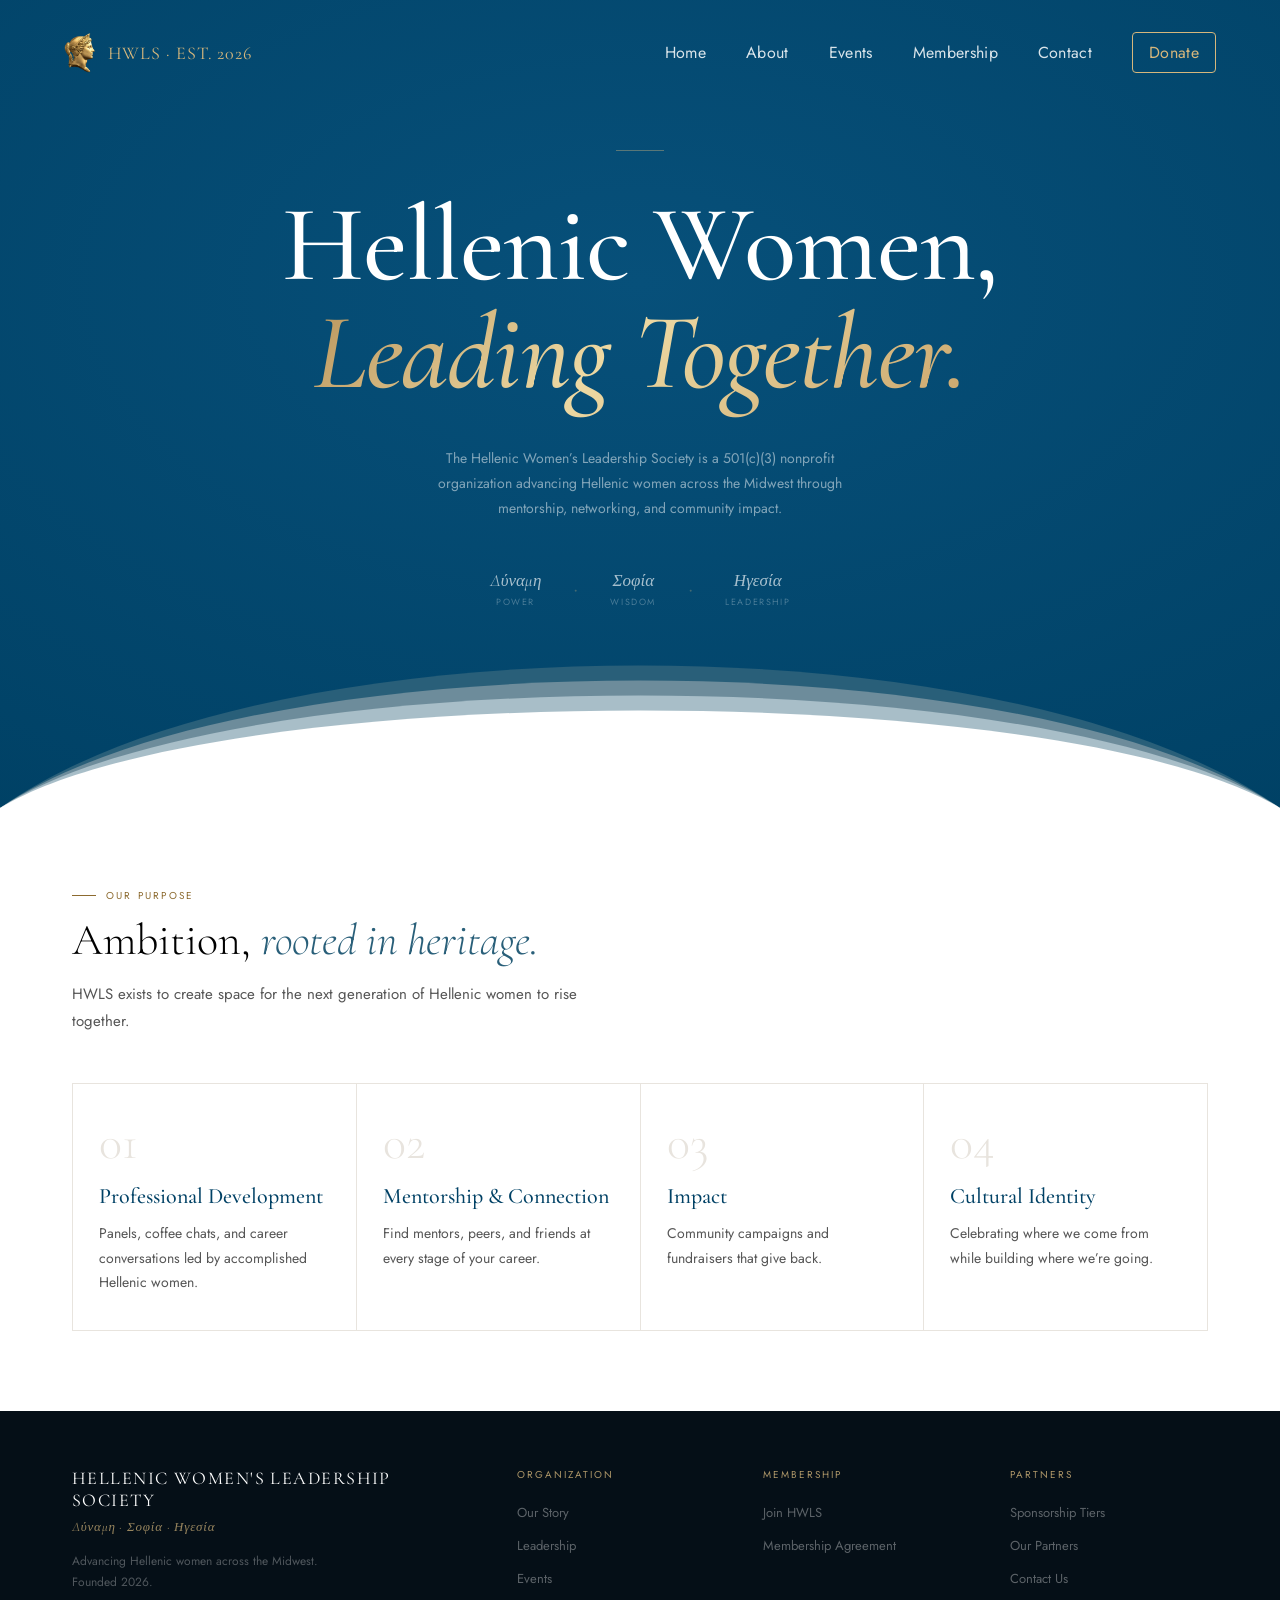
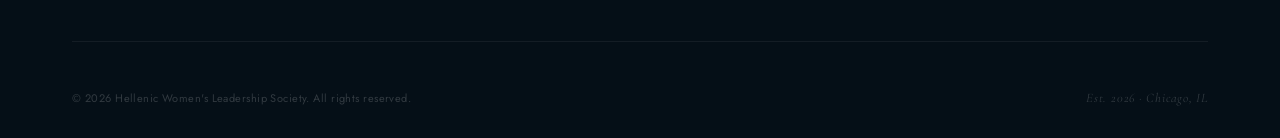
<file: index.html>
<!DOCTYPE html>
<html lang="en">
<head>
  <meta charset="UTF-8">
  <meta name="viewport" content="width=device-width, initial-scale=1.0">
  <link rel="icon" type="image/png" href="assets/logo.png">
  <link href="https://fonts.googleapis.com/css2?family=Cormorant+Garamond:ital,wght@0,300;0,400;1,300&family=Jost:wght@300;400;500&display=swap" rel="stylesheet">
  <link href="https://fonts.googleapis.com/css2?family=GFS+Didot&display=swap" rel="stylesheet">
  <link rel="stylesheet" href="style.css">
</head>
<body>

<!-- NAVIGATION -->
  <nav class="site-nav">
    <div class="nav-left">
      <img src="assets/logo.png" alt="HWLS Logo" class="nav-logo">
      <span class="nav-brand">HWLS · EST. 2026</span>
    </div>
    <div class="nav-right">
      <a href="index.html">Home</a>
      <div class="nav-item">
        <a href="about.html">About</a>
        <div class="nav-dropdown">
          <a href="about.html">About HWLS</a>
          <a href="board.html">Executive Board</a>
          <a href="partnerwithus.html">Partner With Us</a>
          <a href="sponsors.html">Our Sponsors</a>
        </div>
      </div>
      <a href="events.html">Events</a>
      <a href="membership.html">Membership</a>
      <a href="contact.html">Contact</a>
      <a href="donate.html" class="donate-link">Donate</a>
    </div>
    <div class="hamburger">
      <span></span>
      <span></span>
      <span></span>
    </div>
    <div class="mobile-menu">
      <a href="index.html">Home</a>
      <a href="about.html">About</a>
      <a href="board.html">Executive Board</a>
      <a href="partnerwithus.html">Partner With Us</a>
      <a href="sponsors.html">Our Sponsors</a>
      <a href="events.html">Events</a>
      <a href="membership.html">Membership</a>
      <a href="contact.html">Contact</a>
      <a href="donate.html">Donate</a>
    </div>
  </nav>

  <!-- HERO -->
  <div class="hero">
    <div class="hero-divider"></div>
    <h1 class="hero-title">Hellenic Women,</h1>
    <h1 class="hero-title-italic">Leading Together.</h1>
    <p class="hero-subtitle">
      The Hellenic Women’s Leadership Society is a 501(c)(3) nonprofit organization advancing Hellenic women across the Midwest through mentorship, networking, and community impact.
    </p>
    <div class="hero-motto">
      <div class="motto-word">
        <div class="gr">Δύναμη</div>
        <div class="en">Power</div>
      </div>
      <div class="motto-sep">·</div>
      <div class="motto-word">
        <div class="gr">Σοφία</div>
        <div class="en">Wisdom</div>
      </div>
      <div class="motto-sep">·</div>
      <div class="motto-word">
        <div class="gr">Ηγεσία</div>
        <div class="en">Leadership</div>
      </div>
    </div>
    <!-- WAVE -->
    <div class="hero-wave">
      <svg viewBox="0 0 1440 160" preserveAspectRatio="none">
        <path d="M0,160 C300,-30 1140,-30 1440,160 Z" fill="#295F79"/>
        <path d="M0,160 C280,-10 1160,-10 1440,160 Z" fill="#6D8C9B"/>
        <path d="M0,160 C260,10 1180,10 1440,160 Z" fill="#a8bec8"/>
        <path d="M0,160 C240,30 1200,30 1440,160 Z" fill="#fff"/>
      </svg>
    </div>
  </div><!-- end .hero -->

  <!-- MISSION -->
  <div class="mission">
    <p class="section-label">Our Purpose</p>
    <h2 class="section-title">Ambition, <em>rooted in heritage.</em></h2>
    <p class="section-intro">HWLS exists to create space for the next generation of Hellenic women to rise together.</p>
    <div class="mission-grid">
      <div class="mission-card">
        <div class="num">01</div>
        <h3>Professional Development</h3>
        <p>Panels, coffee chats, and career conversations led by accomplished Hellenic women.</p>
      </div>
      <div class="mission-card">
        <div class="num">02</div>
        <h3>Mentorship & Connection</h3>
        <p>Find mentors, peers, and friends at every stage of your career.</p>
      </div>
      <div class="mission-card">
      <div class="num">03</div>
        <h3>Impact</h3>
        <p>Community campaigns and fundraisers that give back.</p>
      </div>
      <div class="mission-card">
        <div class="num">04</div>
        <h3>Cultural Identity</h3>
        <p>Celebrating where we come from while building where we’re going.</p>
      </div>
    </div>
  </div>

  <script>
    const hamburger = document.querySelector('.hamburger');
    const mobileMenu = document.querySelector('.mobile-menu');
    hamburger.addEventListener('click', () => {
      mobileMenu.style.display =
        mobileMenu.style.display === 'block' ? 'none' : 'block';
    });

    const navItem = document.querySelector('.nav-item');
    const dropdown = document.querySelector('.nav-dropdown');
    let closeTimer;

    navItem.addEventListener('mouseenter', () => {
      clearTimeout(closeTimer);
      dropdown.style.display = 'block';
    });
    navItem.addEventListener('mouseleave', () => {
      closeTimer = setTimeout(() => { dropdown.style.display = 'none'; }, 200);
    });
    dropdown.addEventListener('mouseenter', () => {
      clearTimeout(closeTimer);
    });
    dropdown.addEventListener('mouseleave', () => {
      closeTimer = setTimeout(() => { dropdown.style.display = 'none'; }, 200);
    });
  </script>

 <!-- FOOTER -->
  <footer class="site-footer">
    <div class="footer-top">
      <div class="footer-brand">
        <div class="footer-name">Hellenic Women's Leadership Society</div>
        <div class="footer-tagline">Δύναμη · Σοφία · Ηγεσία</div>
        <p class="footer-desc">Advancing Hellenic women across the Midwest. Founded 2026.</p>
      </div>
      <div class="footer-col">
        <h4>Organization</h4>
        <ul>
          <li><a href="about.html">Our Story</a></li>
          <li><a href="board.html">Leadership</a></li>
          <li><a href="events.html">Events</a></li>
        </ul>
      </div>
      <div class="footer-col">
        <h4>Membership</h4>
        <ul>
          <li><a href="membership.html">Join HWLS</a></li>
          <li><a href="#">Membership Agreement</a></li>
        </ul>
      </div>
      <div class="footer-col">
        <h4>Partners</h4>
        <ul>
          <li><a href="partnerwithus.html">Sponsorship Tiers</a></li>
          <li><a href="sponsors.html">Our Partners</a></li>
          <li><a href="contact.html">Contact Us</a></li>
        </ul>
      </div>
    </div>
    <div class="footer-bottom">
      <div class="footer-copy">© 2026 Hellenic Women's Leadership Society. All rights reserved.</div>
      <div class="footer-motto">Est. 2026 · Chicago, IL</div>
    </div>
  </footer>
  

</body>
</html>
</file>
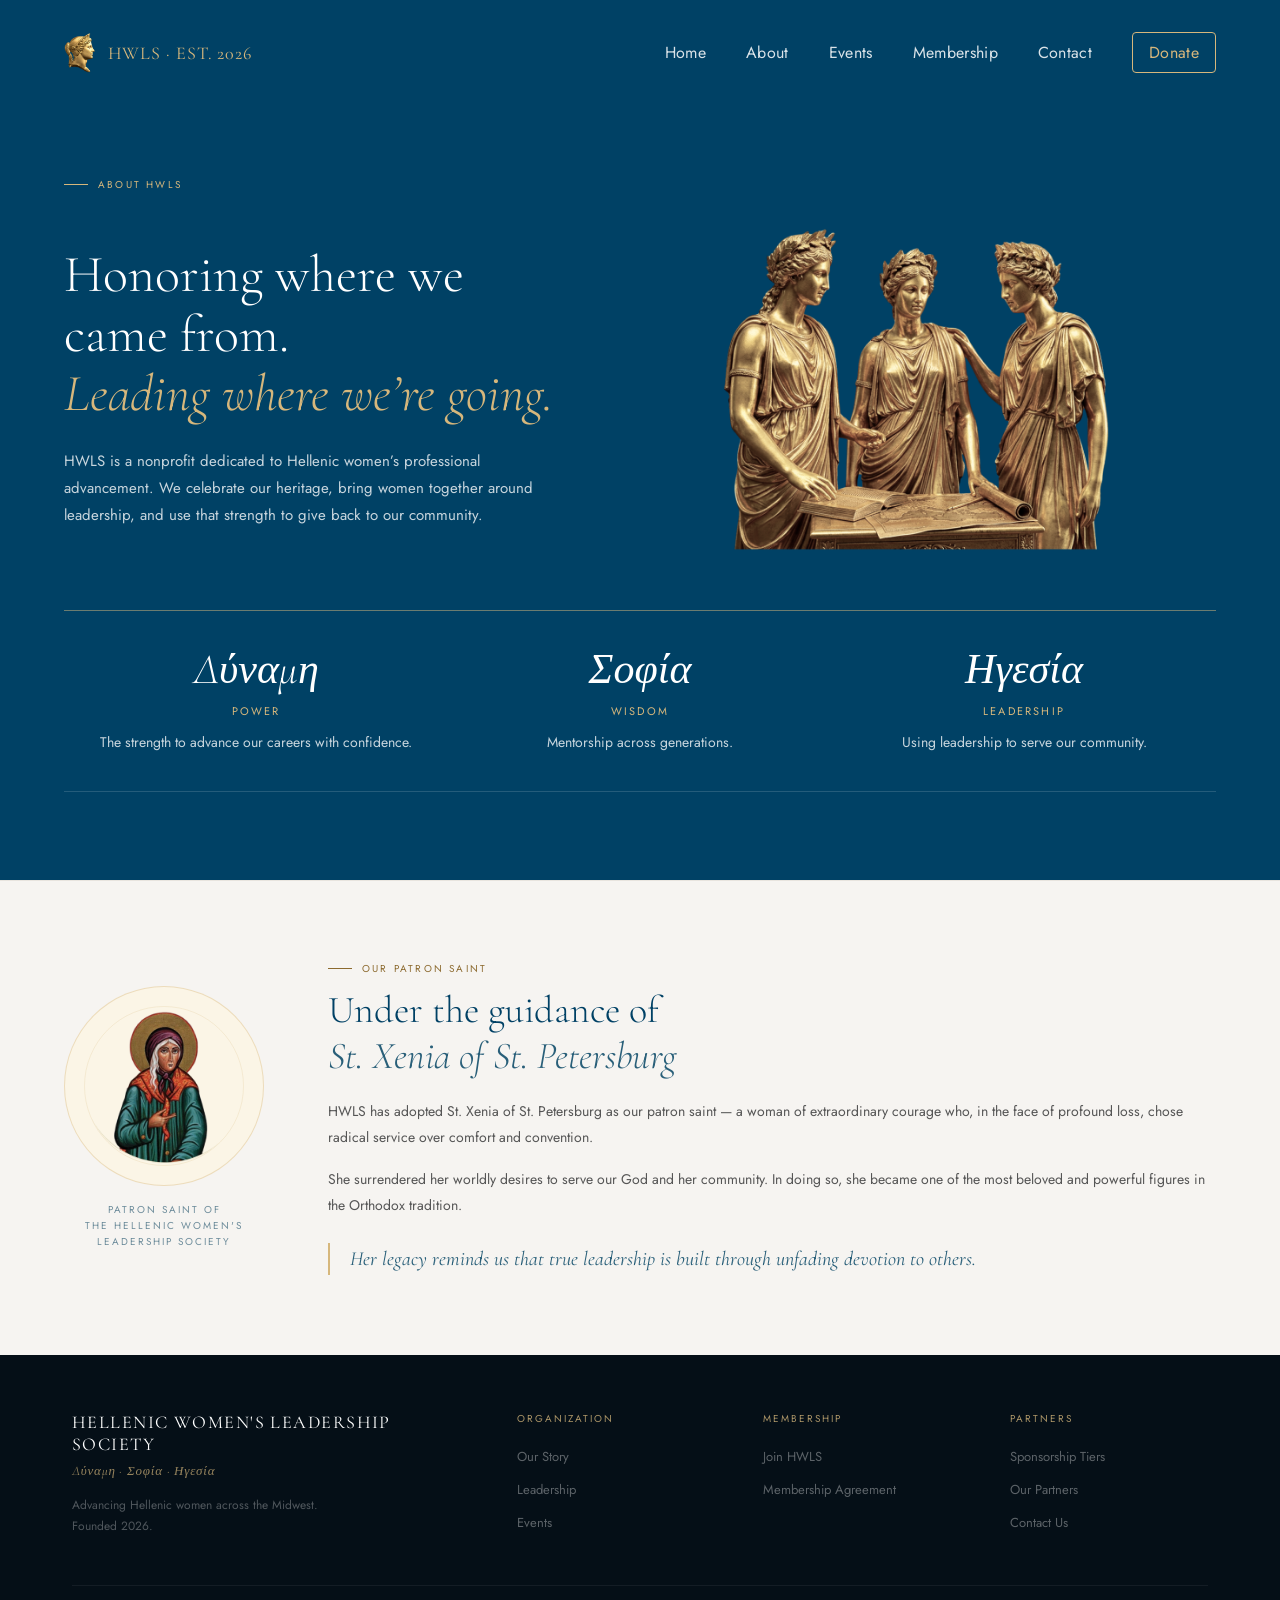
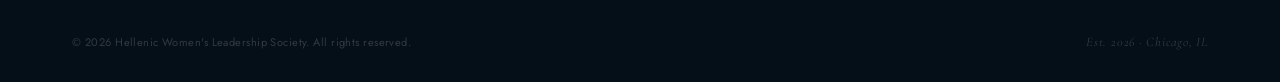
<file: about.html>
<!DOCTYPE html>
<html lang="en">
<head>
  <meta charset="UTF-8">
  <meta name="viewport" content="width=device-width, initial-scale=1.0">
  <link rel="icon" type="image/png" href="assets/logo.png">
  <title>About — HWLS</title>
  <link href="https://fonts.googleapis.com/css2?family=Cormorant+Garamond:ital,wght@0,300;0,400;0,500;1,300;1,400;1,500&family=Jost:wght@300;400;500&display=swap" rel="stylesheet">
  <link rel="stylesheet" href="style.css">
  <style>
    .site-nav { position: relative; background: var(--navy); }
  </style>
</head>
<body>
  
  <!-- NAVIGATION -->
  <nav class="site-nav">
    <div class="nav-left">
      <img src="assets/logo.png" alt="HWLS Logo" class="nav-logo">
      <span class="nav-brand">HWLS · EST. 2026</span>
    </div>
    <div class="nav-right">
      <a href="index.html">Home</a>
      <div class="nav-item">
        <a href="about.html">About</a>
        <div class="nav-dropdown">
          <a href="about.html">About HWLS</a>
          <a href="board.html">Executive Board</a>
          <a href="partnerwithus.html">Partner With Us</a>
          <a href="sponsors.html">Our Sponsors</a>
        </div>
      </div>
      <a href="events.html">Events</a>
      <a href="membership.html">Membership</a>
      <a href="contact.html">Contact</a>
      <a href="donate.html" class="donate-link">Donate</a>
    </div>
    <div class="hamburger">
      <span></span>
      <span></span>
      <span></span>
    </div>
    <div class="mobile-menu">
      <a href="index.html">Home</a>
      <a href="about.html">About</a>
      <a href="board.html">Executive Board</a>
      <a href="partnerwithus.html">Partner With Us</a>
      <a href="sponsors.html">Our Sponsors</a>
      <a href="events.html">Events</a>
      <a href="membership.html">Membership</a>
      <a href="contact.html">Contact</a>
      <a href="donate.html">Donate</a>
    </div>
  </nav>


  <!-- ABOUT INTRO: synopsis + three pillars -->
  <section class="about-intro">
    <p class="section-label">About HWLS</p>

    <div class="about-intro-top">
      <div class="about-intro-main">
        <h1 class="about-intro-title">
          Honoring where we came from.<br>
          <em>Leading where we’re going.</em>
        </h1>
        <p class="about-intro-text">
          HWLS is a nonprofit dedicated to Hellenic women’s professional advancement. We celebrate our heritage, bring women together around leadership, and use that strength to give back to our community.
        </p>
      </div>

      <figure class="about-intro-figure">
        <img src="assets/3women.png" alt="Gilded statues of three women in Greek dress gathered around a table with an open book and a map" class="about-intro-img">
      </figure>
    </div>

    <div class="pillars">
      <div class="pillar">
        <div class="pillar-gr">Δύναμη</div>
        <div class="pillar-en">Power</div>
        <p class="pillar-desc">The strength to advance our careers with confidence.</p>
      </div>
      <div class="pillar">
        <div class="pillar-gr">Σοφία</div>
        <div class="pillar-en">Wisdom</div>
        <p class="pillar-desc">Mentorship across generations.</p>
      </div>
      <div class="pillar">
        <div class="pillar-gr">Ηγεσία</div>
        <div class="pillar-en">Leadership</div>
        <p class="pillar-desc">Using leadership to serve our community.</p>
      </div>
    </div>
  </section>

  <!-- PATRON SAINT -->
  <section class="patron-section">
    <div class="patron-grid">
      <div class="patron-image-wrap">
        <div class="patron-image-outer">
          <div class="patron-image-inner">
            <img src="assets/st-xenia.png" alt="St. Xenia of St. Petersburg">
          </div>
        </div>
        <p class="patron-caption">
          Patron Saint of<br>the Hellenic Women's<br>Leadership Society
        </p>
      </div>
      <div class="patron-content">
        <p class="section-label">Our Patron Saint</p>
        <h2 class="patron-title">
          Under the guidance of<br>
          <em>St. Xenia of St. Petersburg</em>
        </h2>
        <p class="patron-text">
          HWLS has adopted St. Xenia of St. Petersburg as our patron saint — a woman of extraordinary courage who, in the face of profound loss, chose radical service over comfort and convention.
        </p>
        <p class="patron-text">
          She surrendered her worldly desires to serve our God and her community. In doing so, she became one of the most beloved and powerful figures in the Orthodox tradition.
        </p>
        <p class="patron-quote">
          Her legacy reminds us that true leadership is built through unfading devotion to others.
        </p>
      </div>
    </div>
  </section>

 <script>
    const hamburger = document.querySelector('.hamburger');
    const mobileMenu = document.querySelector('.mobile-menu');
    hamburger.addEventListener('click', () => {
      mobileMenu.style.display =
        mobileMenu.style.display === 'block' ? 'none' : 'block';
    });

    const navItem = document.querySelector('.nav-item');
    const dropdown = document.querySelector('.nav-dropdown');
    let closeTimer;

    navItem.addEventListener('mouseenter', () => {
      clearTimeout(closeTimer);
      dropdown.style.display = 'block';
    });
    navItem.addEventListener('mouseleave', () => {
      closeTimer = setTimeout(() => { dropdown.style.display = 'none'; }, 200);
    });
    dropdown.addEventListener('mouseenter', () => {
      clearTimeout(closeTimer);
    });
    dropdown.addEventListener('mouseleave', () => {
      closeTimer = setTimeout(() => { dropdown.style.display = 'none'; }, 200);
    });
  </script>

  <!-- FOOTER -->
  <footer class="site-footer">
    <div class="footer-top">
      <div class="footer-brand">
        <div class="footer-name">Hellenic Women's Leadership Society</div>
        <div class="footer-tagline">Δύναμη · Σοφία · Ηγεσία</div>
        <p class="footer-desc">Advancing Hellenic women across the Midwest. Founded 2026.</p>
      </div>
      <div class="footer-col">
        <h4>Organization</h4>
        <ul>
          <li><a href="about.html">Our Story</a></li>
          <li><a href="board.html">Leadership</a></li>
          <li><a href="events.html">Events</a></li>
        </ul>
      </div>
      <div class="footer-col">
        <h4>Membership</h4>
        <ul>
          <li><a href="membership.html">Join HWLS</a></li>
          <li><a href="https://drive.google.com/file/d/1THDH10t5FaaHmnCAkk89l867xReld6sR/view?usp=sharing" target="_blank">Membership Agreement</a></li>
        </ul>
      </div>
      <div class="footer-col">
        <h4>Partners</h4>
        <ul>
          <li><a href="partnerwithus.html">Sponsorship Tiers</a></li>
          <li><a href="sponsors.html">Our Partners</a></li>
          <li><a href="contact.html">Contact Us</a></li>
        </ul>
      </div>
    </div>
    <div class="footer-bottom">
      <div class="footer-copy">© 2026 Hellenic Women's Leadership Society. All rights reserved.</div>
      <div class="footer-motto">Est. 2026 · Chicago, IL</div>
    </div>
  </footer>
  
</body>
</html>
</file>
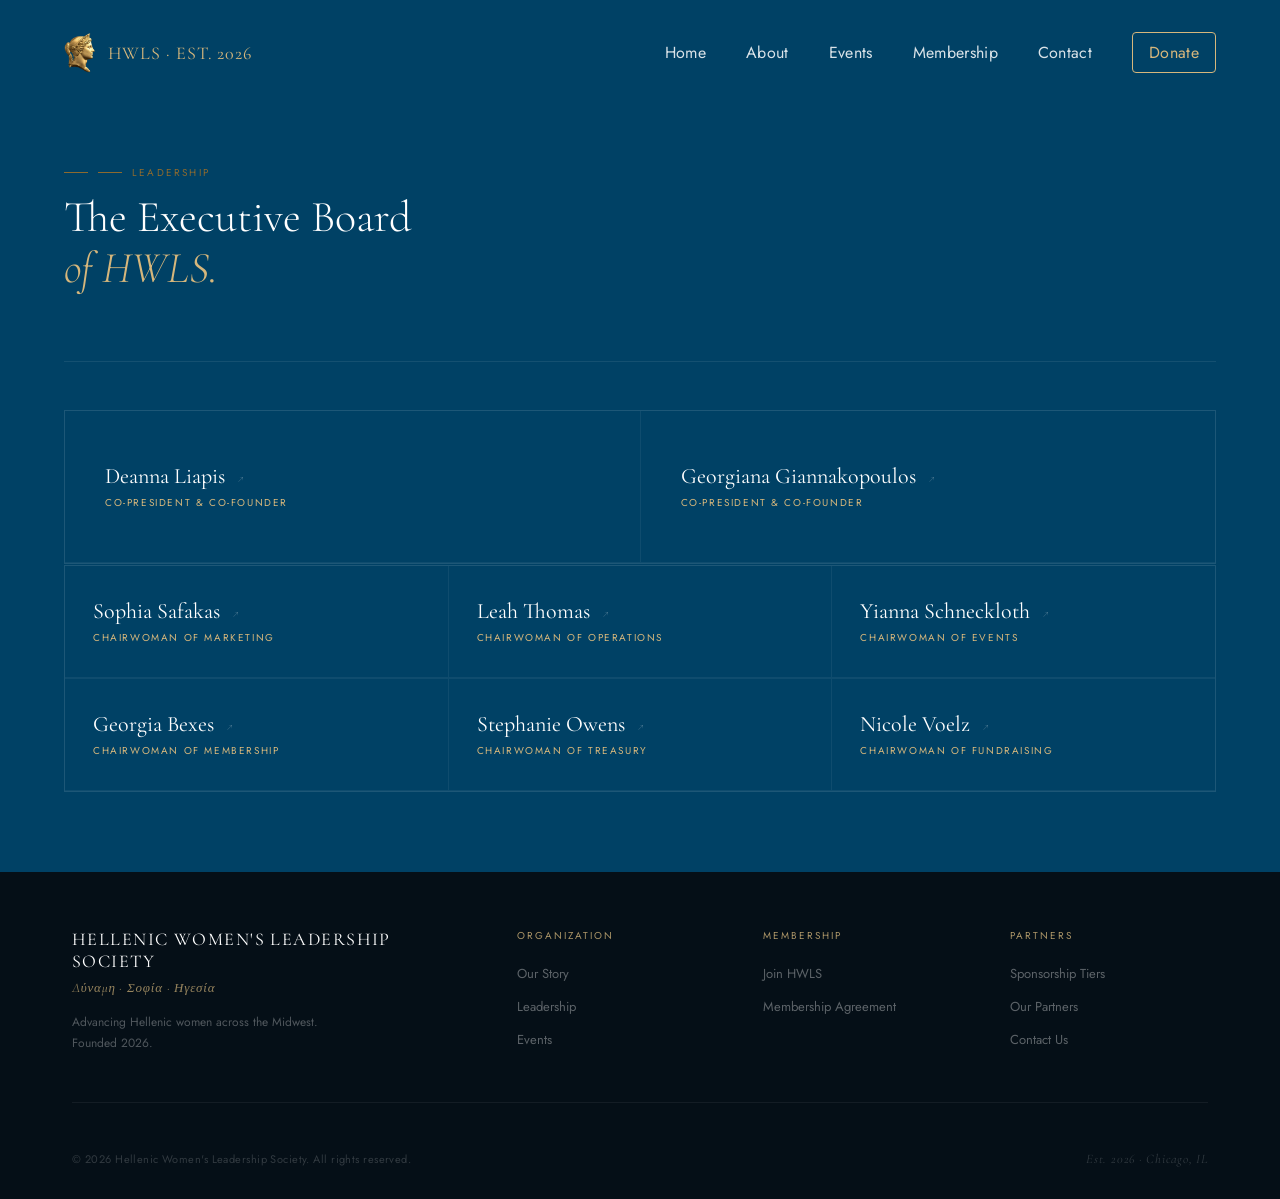
<file: board.html>
<!DOCTYPE html>
<html lang="en">
<head>
  <meta charset="UTF-8">
  <meta name="viewport" content="width=device-width, initial-scale=1.0">
  <title>Executive Board — HWLS</title>
  <link rel="icon" type="image/png" href="assets/logo.png">
  <link href="https://fonts.googleapis.com/css2?family=Cormorant+Garamond:ital,wght@0,300;0,400;1,300&family=Jost:wght@300;400;500&display=swap" rel="stylesheet">
  <link rel="stylesheet" href="style.css">
  <style>
    .site-nav { position: relative; background: var(--navy); }
    .board-section { padding-top: 60px; }
  </style>
</head>
<body>

 <!-- NAVIGATION -->
  <nav class="site-nav">
    <div class="nav-left">
      <img src="assets/logo.png" alt="HWLS Logo" class="nav-logo">
      <span class="nav-brand">HWLS · EST. 2026</span>
    </div>
    <div class="nav-right">
      <a href="index.html">Home</a>
      <div class="nav-item">
        <a href="about.html">About</a>
        <div class="nav-dropdown">
          <a href="about.html">About HWLS</a>
          <a href="board.html">Executive Board</a>
          <a href="partnerwithus.html">Partner With Us</a>
          <a href="sponsors.html">Our Sponsors</a>
        </div>
      </div>
      <a href="events.html">Events</a>
      <a href="membership.html">Membership</a>
      <a href="contact.html">Contact</a>
      <a href="donate.html" class="donate-link">Donate</a>
    </div>
    <div class="hamburger">
      <span></span>
      <span></span>
      <span></span>
    </div>
    <div class="mobile-menu">
      <a href="index.html">Home</a>
      <a href="about.html">About</a>
      <a href="board.html">Executive Board</a>
      <a href="partnerwithus.html">Partner With Us</a>
      <a href="sponsors.html">Our Sponsors</a>
      <a href="events.html">Events</a>
      <a href="membership.html">Membership</a>
      <a href="contact.html">Contact</a>
      <a href="donate.html">Donate</a>
    </div>
  </nav>


  <!-- BOARD SECTION -->
  <section class="board-section">
    <div class="board-header">
      <div>
        <p class="section-label"><span></span>Leadership</p>
        <h2 class="about-title">The Executive Board<br><em>of HWLS.</em></h2>
      </div>
    </div>

    <!-- Founders Row -->
    <div class="board-grid board-grid-2">
      <div class="board-card board-card-featured">
        <a href="https://www.linkedin.com/in/deanna-liapis/" target="_blank" class="board-card-name">
          Deanna Liapis <span class="linkedin-icon">↗</span>
        </a>
        <div class="board-card-title">Co-President & Co-Founder</div>
      </div>
      <div class="board-card board-card-featured">
        <a href="https://www.linkedin.com/in/georgianagiannakopoulos/" target="_blank" class="board-card-name">
          Georgiana Giannakopoulos <span class="linkedin-icon">↗</span>
        </a>
        <div class="board-card-title">Co-President & Co-Founder</div>
      </div>
    </div>

    <!-- Board Row -->
    <div class="board-grid board-grid-3">
      <div class="board-card">
        <a href="https://www.linkedin.com/in/sophia-safakas-27287a2aa/" target="_blank" class="board-card-name">
          Sophia Safakas <span class="linkedin-icon">↗</span>
        </a>
        <div class="board-card-title">Chairwoman of Marketing</div>
      </div>
      <div class="board-card">
          <a href="https://www.linkedin.com/in/leah-c-thomas/" target="_blank" class="board-card-name">
          Leah Thomas <span class="linkedin-icon">↗</span>
        </a>
        <div class="board-card-title">Chairwoman of Operations</div>
      </div>
      <div class="board-card">
        <a href="https://www.linkedin.com/in/yianna-schneckloth/" target="_blank" class="board-card-name">
          Yianna Schneckloth <span class="linkedin-icon">↗</span>
        </a>
        <div class="board-card-title">Chairwoman of Events</div>
      </div>
      <div class="board-card">
        <a href="https://www.linkedin.com/in/georgiabexes/" target="_blank" class="board-card-name">
          Georgia Bexes <span class="linkedin-icon">↗</span>
        </a>
        <div class="board-card-title">Chairwoman of Membership</div>
      </div>
      <div class="board-card">
        <a href="https://www.linkedin.com/in/owensstephanie" target="_blank" class="board-card-name">
          Stephanie Owens <span class="linkedin-icon">↗</span>
        </a>
        <div class="board-card-title">Chairwoman of Treasury</div>
      </div>
      <div class="board-card">
        <a href="https://www.linkedin.com/in/nicole-voelz-98a0794/" target="_blank" class="board-card-name">
          Nicole Voelz <span class="linkedin-icon">↗</span>
        </a>
        <div class="board-card-title">Chairwoman of Fundraising</div>
      </div>
    </div>
  </section>

  <script>
    const hamburger = document.querySelector('.hamburger');
    const mobileMenu = document.querySelector('.mobile-menu');
    hamburger.addEventListener('click', () => {
      mobileMenu.style.display =
        mobileMenu.style.display === 'block' ? 'none' : 'block';
    });

    const navItem = document.querySelector('.nav-item');
    const dropdown = document.querySelector('.nav-dropdown');
    let closeTimer;

    navItem.addEventListener('mouseenter', () => {
      clearTimeout(closeTimer);
      dropdown.style.display = 'block';
    });
    navItem.addEventListener('mouseleave', () => {
      closeTimer = setTimeout(() => { dropdown.style.display = 'none'; }, 200);
    });
    dropdown.addEventListener('mouseenter', () => {
      clearTimeout(closeTimer);
    });
    dropdown.addEventListener('mouseleave', () => {
      closeTimer = setTimeout(() => { dropdown.style.display = 'none'; }, 200);
    });
  </script>

  <!-- FOOTER -->
  <footer class="site-footer">
    <div class="footer-top">
      <div class="footer-brand">
        <div class="footer-name">Hellenic Women's Leadership Society</div>
        <div class="footer-tagline">Δύναμη · Σοφία · Ηγεσία</div>
        <p class="footer-desc">Advancing Hellenic women across the Midwest. Founded 2026.</p>
      </div>
      <div class="footer-col">
        <h4>Organization</h4>
        <ul>
          <li><a href="about.html">Our Story</a></li>
          <li><a href="board.html">Leadership</a></li>
          <li><a href="events.html">Events</a></li>
        </ul>
      </div>
      <div class="footer-col">
        <h4>Membership</h4>
        <ul>
          <li><a href="membership.html">Join HWLS</a></li>
          <li><a href="#">Membership Agreement</a></li>
        </ul>
      </div>
      <div class="footer-col">
        <h4>Partners</h4>
        <ul>
          <li><a href="partnerwithus.html">Sponsorship Tiers</a></li>
          <li><a href="sponsors.html">Our Partners</a></li>
          <li><a href="contact.html">Contact Us</a></li>
        </ul>
      </div>
    </div>
    <div class="footer-bottom">
      <div class="footer-copy">© 2026 Hellenic Women's Leadership Society. All rights reserved.</div>
      <div class="footer-motto">Est. 2026 · Chicago, IL</div>
    </div>
  </footer>
  

</body>
</html>
</file>
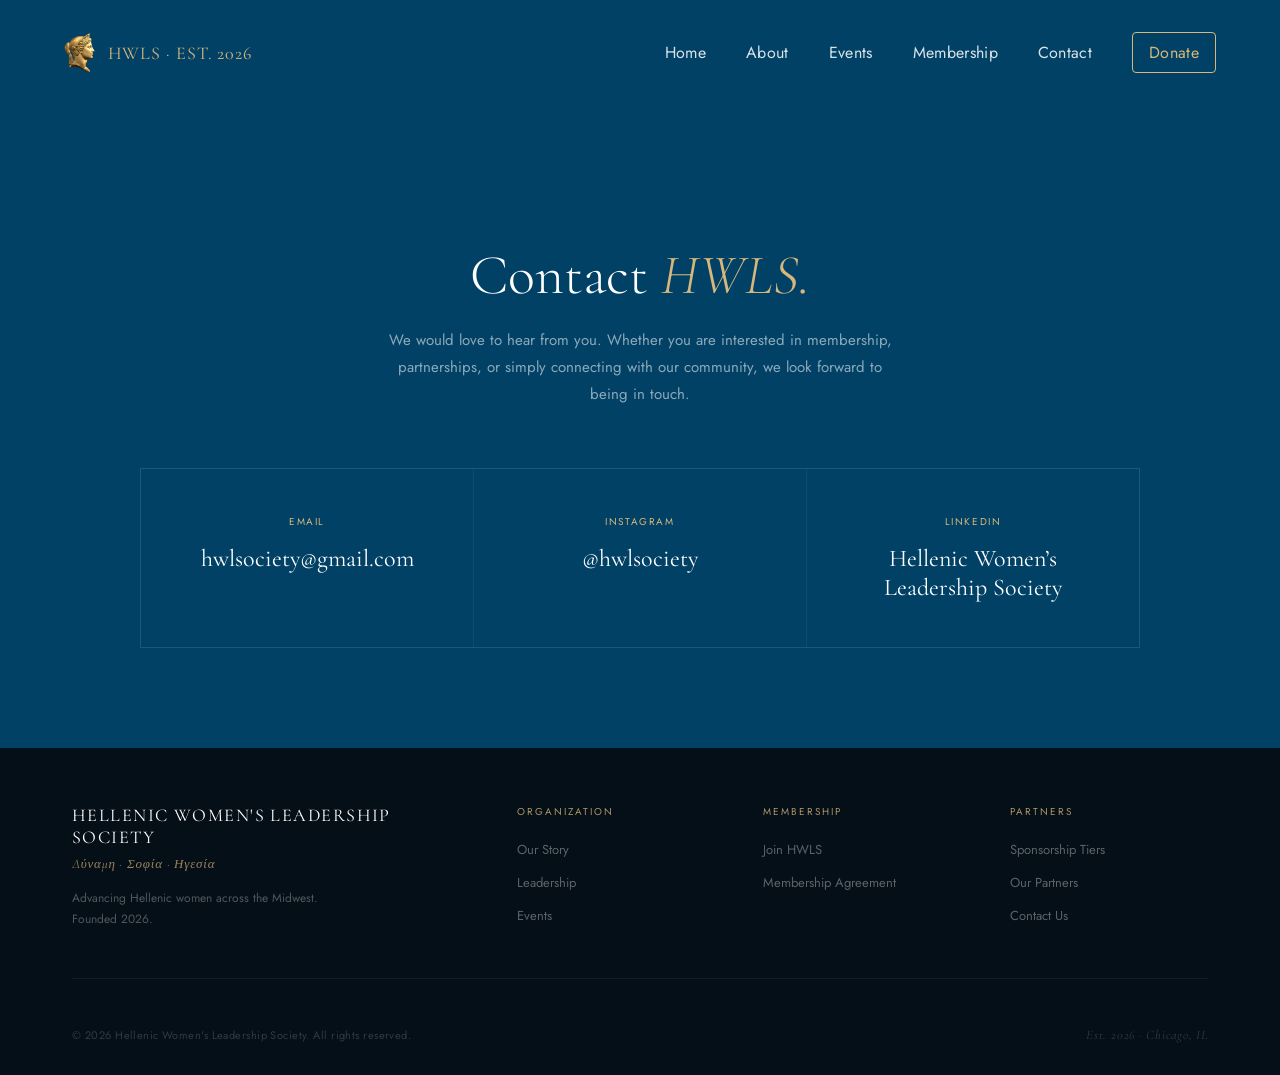
<file: contact.html>
<!DOCTYPE html>
<html lang="en">
<head>
  <meta charset="UTF-8">
  <meta name="viewport" content="width=device-width, initial-scale=1.0">
  <title>Contact — HWLS</title>
  <link rel="icon" type="image/png" href="assets/logo.png">
  <link href="https://fonts.googleapis.com/css2?family=Cormorant+Garamond:ital,wght@0,300;0,400;1,300&family=Jost:wght@300;400;500&display=swap" rel="stylesheet">
  <link rel="stylesheet" href="style.css">
  <style>
    .site-nav { 
      position: relative; 
      background: var(--navy); 
    }

    .contact-section {
      background: var(--navy);
      padding: 140px 64px 100px;
      text-align: center;
    }

    .contact-header {
      max-width: 700px;
      margin: 0 auto 60px;
    }

    .contact-title {
      font-family: 'Cormorant Garamond', serif;
      font-size: 56px;
      font-weight: 300;
      color: #fff;
      line-height: 1.1;
      margin-bottom: 20px;
    }

    .contact-title em {
      font-style: italic;
      color: var(--gold);
    }

    .contact-description {
      font-size: 15px;
      color: rgba(255,255,255,0.55);
      line-height: 1.8;
      max-width: 520px;
      margin: 0 auto;
    }

    .contact-grid {
      display: grid;
      grid-template-columns: repeat(3, 1fr);
      gap: 1px;
      max-width: 1000px;
      margin: 0 auto;
      background: rgba(255,255,255,0.06);
      border: 1px solid rgba(255,255,255,0.06);
    }

    .contact-card {
      background: var(--navy);
      padding: 45px 30px;
      text-decoration: none;
      transition: background 0.2s;
    }

    .contact-card:hover {
      background: rgba(255,255,255,0.03);
    }

    .contact-label {
      font-size: 10px;
      letter-spacing: 0.16em;
      text-transform: uppercase;
      color: var(--gold);
      margin-bottom: 15px;
    }

    .contact-value {
      font-family: 'Cormorant Garamond', serif;
      font-size: 24px;
      color: #fff;
    }

    @media (max-width: 800px) {
      .contact-section {
        padding: 100px 30px 60px;
      }

      .contact-grid {
        grid-template-columns: 1fr;
      }

      .contact-title {
        font-size: 42px;
      }
    }
  </style>
</head>

<body>

  <!-- NAVIGATION -->
  <nav class="site-nav">
    <div class="nav-left">
      <img src="assets/logo.png" alt="HWLS Logo" class="nav-logo">
      <span class="nav-brand">HWLS · EST. 2026</span>
    </div>
    <div class="nav-right">
      <a href="index.html">Home</a>
      <div class="nav-item">
        <a href="about.html">About</a>
        <div class="nav-dropdown">
          <a href="about.html">About HWLS</a>
          <a href="board.html">Executive Board</a>
          <a href="partnerwithus.html">Partner With Us</a>
          <a href="sponsors.html">Our Sponsors</a>
        </div>
      </div>
      <a href="events.html">Events</a>
      <a href="membership.html">Membership</a>
      <a href="contact.html">Contact</a>
      <a href="donate.html" class="donate-link">Donate</a>
    </div>
    <div class="hamburger">
      <span></span>
      <span></span>
      <span></span>
    </div>
<div class="mobile-menu">
      <a href="index.html">Home</a>
      <a href="about.html">About</a>
      <a href="board.html">Executive Board</a>
      <a href="partnerwithus.html">Partner With Us</a>
      <a href="sponsors.html">Our Sponsors</a>
      <a href="events.html">Events</a>
      <a href="membership.html">Membership</a>
      <a href="contact.html">Contact</a>
      <a href="donate.html">Donate</a>
    </div>
  </nav>


  <!-- CONTACT SECTION -->
  <section class="contact-section">

    <div class="contact-header">
      <h1 class="contact-title">
        Contact <em>HWLS.</em>
      </h1>

      <p class="contact-description">
        We would love to hear from you. Whether you are interested in membership,
        partnerships, or simply connecting with our community,
        we look forward to being in touch.
      </p>
    </div>


    <div class="contact-grid">

      <a href="mailto:hwlsociety@gmail.com" class="contact-card">
        <div class="contact-label">Email</div>
        <div class="contact-value">hwlsociety@gmail.com</div>
      </a>


      <a href="https://www.instagram.com/hwlsociety/" target="_blank" class="contact-card">
        <div class="contact-label">Instagram</div>
        <div class="contact-value">@hwlsociety</div>
      </a>


      <a href="https://www.linkedin.com/company/hellenic-women%E2%80%99s-leadership-society" target="_blank" class="contact-card">
        <div class="contact-label">LinkedIn</div>
        <div class="contact-value">Hellenic Women’s Leadership Society</div>
      </a>

    </div>

  </section>


  <script>
    const hamburger = document.querySelector('.hamburger');
    const mobileMenu = document.querySelector('.mobile-menu');

    hamburger.addEventListener('click', () => {
      mobileMenu.style.display =
        mobileMenu.style.display === 'block' ? 'none' : 'block';
    });


    const navItem = document.querySelector('.nav-item');
    const dropdown = document.querySelector('.nav-dropdown');
    let closeTimer;

    navItem.addEventListener('mouseenter', () => {
      clearTimeout(closeTimer);
      dropdown.style.display = 'block';
    });

    navItem.addEventListener('mouseleave', () => {
      closeTimer = setTimeout(() => {
        dropdown.style.display = 'none';
      }, 200);
    });

    dropdown.addEventListener('mouseenter', () => {
      clearTimeout(closeTimer);
    });

    dropdown.addEventListener('mouseleave', () => {
      closeTimer = setTimeout(() => {
        dropdown.style.display = 'none';
      }, 200);
    });
  </script>

 <!-- FOOTER -->
  <footer class="site-footer">
    <div class="footer-top">
      <div class="footer-brand">
        <div class="footer-name">Hellenic Women's Leadership Society</div>
        <div class="footer-tagline">Δύναμη · Σοφία · Ηγεσία</div>
        <p class="footer-desc">Advancing Hellenic women across the Midwest. Founded 2026.</p>
      </div>
      <div class="footer-col">
        <h4>Organization</h4>
        <ul>
          <li><a href="about.html">Our Story</a></li>
          <li><a href="board.html">Leadership</a></li>
          <li><a href="events.html">Events</a></li>
        </ul>
      </div>
      <div class="footer-col">
        <h4>Membership</h4>
        <ul>
          <li><a href="membership.html">Join HWLS</a></li>
          <li><a href="#">Membership Agreement</a></li>
        </ul>
      </div>
      <div class="footer-col">
        <h4>Partners</h4>
        <ul>
          <li><a href="partnerwithus.html">Sponsorship Tiers</a></li>
          <li><a href="sponsors.html">Our Partners</a></li>
          <li><a href="contact.html">Contact Us</a></li>
        </ul>
      </div>
    </div>
    <div class="footer-bottom">
      <div class="footer-copy">© 2026 Hellenic Women's Leadership Society. All rights reserved.</div>
      <div class="footer-motto">Est. 2026 · Chicago, IL</div>
    </div>
  </footer>
  

</body>
</html>
</file>
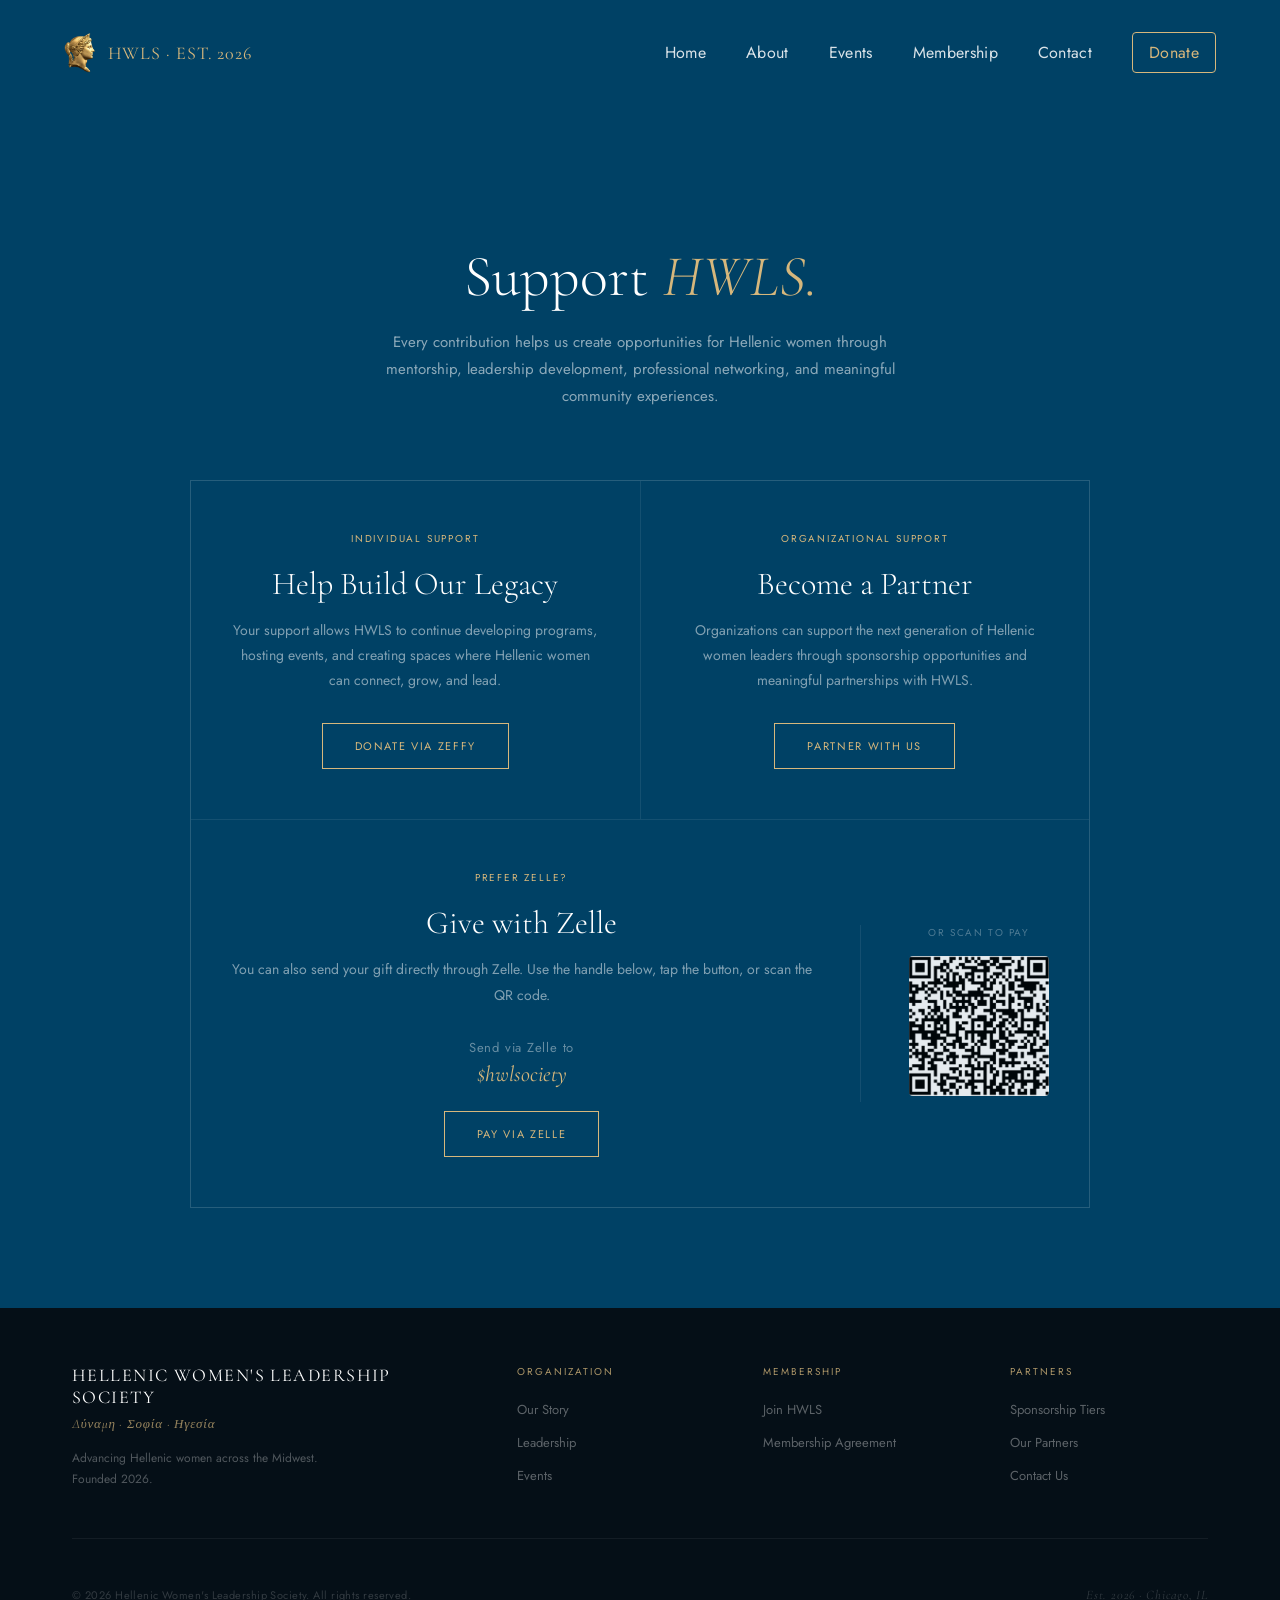
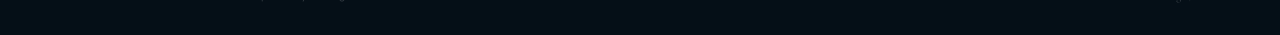
<file: donate.html>
<!DOCTYPE html>
<html lang="en">
<head>
  <meta charset="UTF-8">
  <meta name="viewport" content="width=device-width, initial-scale=1.0">
  <title>Support HWLS — Donate</title>
  <link rel="icon" type="image/png" href="assets/logo.png">
  <link href="https://fonts.googleapis.com/css2?family=Cormorant+Garamond:ital,wght@0,300;0,400;1,300&family=Jost:wght@300;400;500&display=swap" rel="stylesheet">
  <link rel="stylesheet" href="style.css">
  <style>
    .site-nav { position: relative; background: var(--navy); }
    .donate-section {
      background: var(--navy);
      padding: 140px 64px 100px;
      text-align: center;
      min-height: 80vh;
    }
    .donate-header {
      max-width: 700px;
      margin: 0 auto 70px;
    }
    .donate-title {
      font-family: 'Cormorant Garamond', serif;
      font-size: 58px;
      font-weight: 300;
      color: #fff;
      line-height: 1.1;
      margin-bottom: 20px;
    }
    .donate-title em { font-style: italic; color: var(--gold); }
    .donate-description {
      font-size: 15px;
      color: rgba(255,255,255,0.55);
      line-height: 1.8;
      max-width: 560px;
      margin: 0 auto;
    }
    .support-grid {
      display: grid;
      grid-template-columns: 1fr 1fr;
      max-width: 900px;
      margin: 0 auto;
      gap: 1px;
      background: rgba(255,255,255,0.08);
      border: 1px solid rgba(255,255,255,0.08);
    }
    .support-card {
      background: var(--navy);
      padding: 50px 40px;
    }
    .support-label {
      font-size: 10px;
      letter-spacing: 0.18em;
      text-transform: uppercase;
      color: var(--gold);
      margin-bottom: 18px;
    }
    .support-title {
      font-family: 'Cormorant Garamond', serif;
      color: #fff;
      font-size: 32px;
      font-weight: 300;
      margin-bottom: 15px;
    }
    .support-text {
      color: rgba(255,255,255,0.5);
      font-size: 14px;
      line-height: 1.8;
      margin-bottom: 30px;
    }
    .support-btn {
      display: inline-block;
      padding: 14px 32px;
      border: 1px solid var(--gold);
      color: var(--gold);
      text-decoration: none;
      font-size: 11px;
      letter-spacing: 0.15em;
      text-transform: uppercase;
      transition: all 0.2s;
    }
    .support-btn:hover { background: var(--gold); color: var(--navy); }
    .zelle-tag {
      font-size: 13px;
      color: rgba(255,255,255,0.4);
      letter-spacing: 0.06em;
      margin-bottom: 4px;
    }
    .zelle-handle {
      font-family: 'Cormorant Garamond', serif;
      font-size: 22px;
      font-style: italic;
      color: var(--gold);
      margin-bottom: 24px;
    }

    /* Zelle: full-width card across the bottom, same width as the two cards above */
    .support-card-wide {
      grid-column: 1 / -1;
      display: grid;
      grid-template-columns: 1fr auto;
      gap: 48px;
      align-items: center;
    }
    .zelle-qr {
      padding-left: 48px;
      border-left: 1px solid rgba(255,255,255,0.08);
    }
    .zelle-qr-label {
      font-size: 10px;
      letter-spacing: 0.16em;
      text-transform: uppercase;
      color: rgba(255,255,255,0.3);
      margin-bottom: 16px;
    }
    .zelle-qr img {
      width: 140px;
      height: 140px;
      border-radius: 4px;
      opacity: 0.9;
    }
    @media (max-width: 800px) {
      .donate-section { padding: 100px 30px 70px; }
      .support-grid { grid-template-columns: 1fr; }
      .donate-title { font-size: 42px; }
      .support-card-wide { grid-template-columns: 1fr; gap: 32px; }
      .zelle-qr {
        padding-left: 0;
        padding-top: 32px;
        border-left: none;
        border-top: 1px solid rgba(255,255,255,0.08);
      }
    }
  </style>
</head>
<body>

  <!-- NAVIGATION -->
  <nav class="site-nav">
    <div class="nav-left">
      <img src="assets/logo.png" alt="HWLS Logo" class="nav-logo">
      <span class="nav-brand">HWLS · EST. 2026</span>
    </div>
    <div class="nav-right">
      <a href="index.html">Home</a>
      <div class="nav-item">
        <a href="about.html">About</a>
        <div class="nav-dropdown">
          <a href="about.html">About HWLS</a>
          <a href="board.html">Executive Board</a>
          <a href="partnerwithus.html">Partner With Us</a>
          <a href="sponsors.html">Our Sponsors</a>
        </div>
      </div>
      <a href="events.html">Events</a>
      <a href="membership.html">Membership</a>
      <a href="contact.html">Contact</a>
      <a href="donate.html" class="donate-link">Donate</a>
    </div>
    <div class="hamburger">
      <span></span>
      <span></span>
      <span></span>
    </div>
    <div class="mobile-menu">
      <a href="index.html">Home</a>
      <a href="about.html">About</a>
      <a href="board.html">Executive Board</a>
      <a href="partnerwithus.html">Partner With Us</a>
      <a href="sponsors.html">Our Sponsors</a>
      <a href="events.html">Events</a>
      <a href="membership.html">Membership</a>
      <a href="contact.html">Contact</a>
      <a href="donate.html">Donate</a>
    </div>
  </nav>

  <!-- SUPPORT SECTION -->
  <section class="donate-section">

    <div class="donate-header">
      <h1 class="donate-title">Support <em>HWLS.</em></h1>
      <p class="donate-description">Every contribution helps us create opportunities for Hellenic women through mentorship, leadership development, professional networking, and meaningful community experiences.</p>
    </div>

    <div class="support-grid">

      <!-- INDIVIDUAL SUPPORT (Zeffy) -->
      <div class="support-card">
        <div class="support-label">Individual Support</div>
        <h2 class="support-title">Help Build Our Legacy</h2>
        <p class="support-text">Your support allows HWLS to continue developing programs, hosting events, and creating spaces where Hellenic women can connect, grow, and lead.</p>
        <a href="https://www.zeffy.com/en-US/donation-form/donate-to-hwls" target="_blank" rel="noopener" class="support-btn">Donate via Zeffy</a>
      </div>

      <!-- PARTNER SUPPORT -->
      <div class="support-card">
        <div class="support-label">Organizational Support</div>
        <h2 class="support-title">Become a Partner</h2>
        <p class="support-text">Organizations can support the next generation of Hellenic women leaders through sponsorship opportunities and meaningful partnerships with HWLS.</p>
        <a href="partnerwithus.html" class="support-btn">Partner With Us</a>
      </div>

      <!-- ZELLE (full width) -->
      <div class="support-card support-card-wide">
        <div class="zelle-info">
          <div class="support-label">Prefer Zelle?</div>
          <h2 class="support-title">Give with Zelle</h2>
          <p class="support-text">You can also send your gift directly through Zelle. Use the handle below, tap the button, or scan the QR code.</p>
          <p class="zelle-tag">Send via Zelle to</p>
          <p class="zelle-handle">$hwlsociety</p>
          <a href="https://enroll.zellepay.com/qr-codes?data=eyJ0b2tlbiI6Imh3bHNvY2lldHkiLCJuYW1lIjoiSEVMTEVOSUMiLCJhY3Rpb24iOiJQQVlNRU5UIn0=" target="_blank" rel="noopener" class="support-btn">Pay via Zelle</a>
        </div>
        <div class="zelle-qr">
          <p class="zelle-qr-label">Or scan to pay</p>
          <img src="assets/zelleqr.png" alt="Zelle QR Code">
        </div>
      </div>

    </div>

  </section>

  <script>
    const hamburger = document.querySelector('.hamburger');
    const mobileMenu = document.querySelector('.mobile-menu');
    hamburger.addEventListener('click', () => {
      mobileMenu.style.display =
        mobileMenu.style.display === 'block' ? 'none' : 'block';
    });
    const navItem = document.querySelector('.nav-item');
    const dropdown = document.querySelector('.nav-dropdown');
    let closeTimer;
    navItem.addEventListener('mouseenter', () => {
      clearTimeout(closeTimer);
      dropdown.style.display = 'block';
    });
    navItem.addEventListener('mouseleave', () => {
      closeTimer = setTimeout(() => { dropdown.style.display = 'none'; }, 200);
    });
    dropdown.addEventListener('mouseenter', () => { clearTimeout(closeTimer); });
    dropdown.addEventListener('mouseleave', () => {
      closeTimer = setTimeout(() => { dropdown.style.display = 'none'; }, 200);
    });
  </script>

 <!-- FOOTER -->
  <footer class="site-footer">
    <div class="footer-top">
      <div class="footer-brand">
        <div class="footer-name">Hellenic Women's Leadership Society</div>
        <div class="footer-tagline">Δύναμη · Σοφία · Ηγεσία</div>
        <p class="footer-desc">Advancing Hellenic women across the Midwest. Founded 2026.</p>
      </div>
      <div class="footer-col">
        <h4>Organization</h4>
        <ul>
          <li><a href="about.html">Our Story</a></li>
          <li><a href="board.html">Leadership</a></li>
          <li><a href="events.html">Events</a></li>
        </ul>
      </div>
      <div class="footer-col">
        <h4>Membership</h4>
        <ul>
          <li><a href="membership.html">Join HWLS</a></li>
          <li><a href="#">Membership Agreement</a></li>
        </ul>
      </div>
      <div class="footer-col">
        <h4>Partners</h4>
        <ul>
          <li><a href="partnerwithus.html">Sponsorship Tiers</a></li>
          <li><a href="sponsors.html">Our Partners</a></li>
          <li><a href="contact.html">Contact Us</a></li>
        </ul>
      </div>
    </div>
    <div class="footer-bottom">
      <div class="footer-copy">© 2026 Hellenic Women's Leadership Society. All rights reserved.</div>
      <div class="footer-motto">Est. 2026 · Chicago, IL</div>
    </div>
  </footer>
  

</body>
</html>
</file>
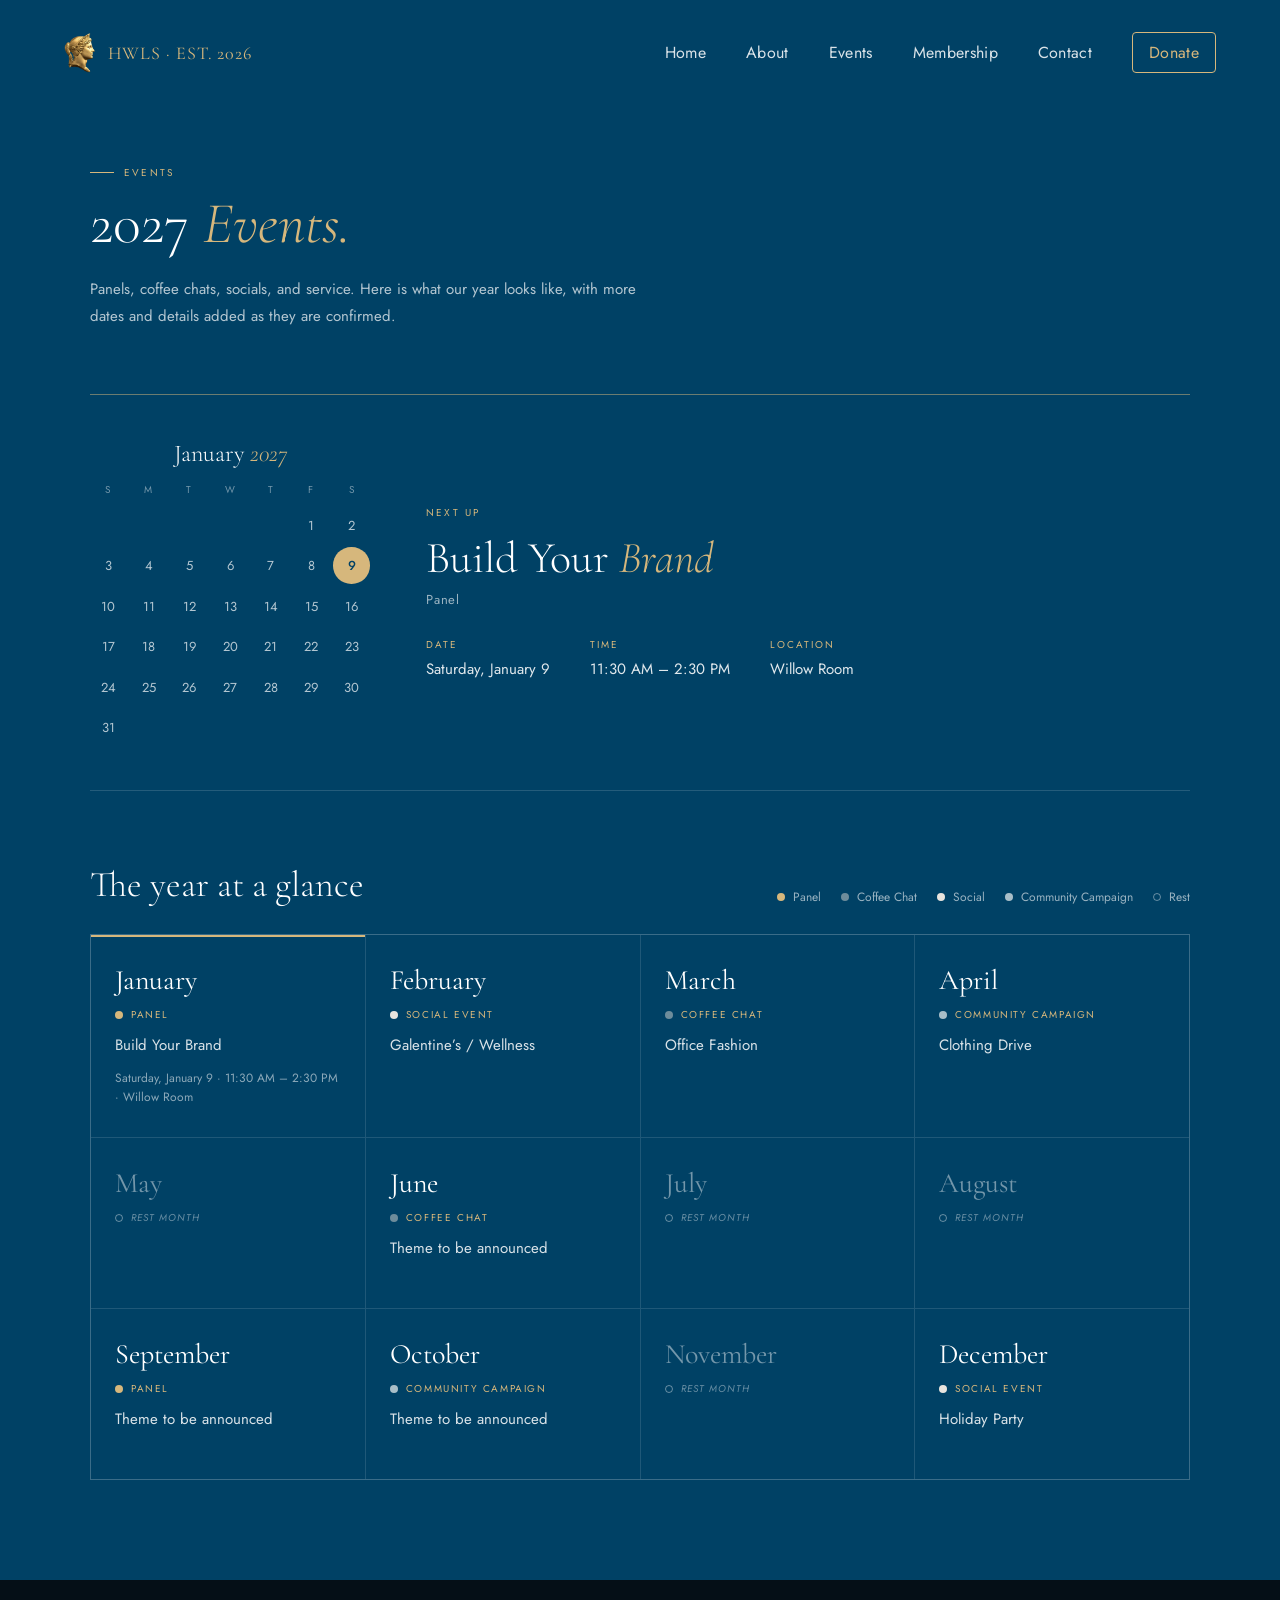
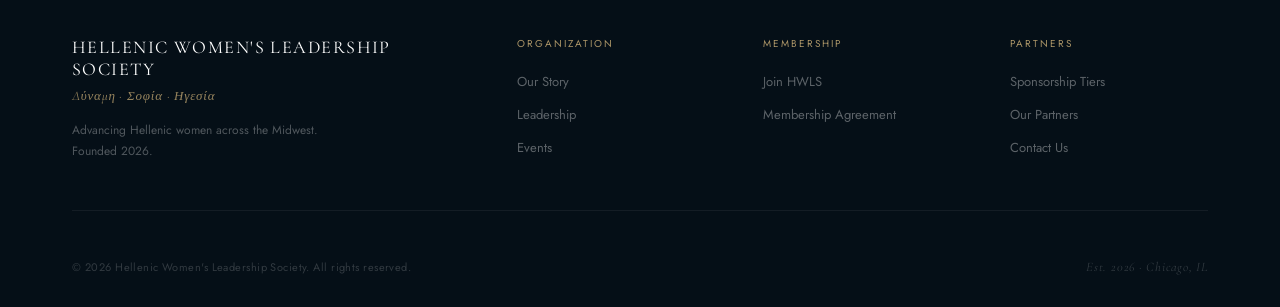
<file: events.html>
<!DOCTYPE html>
<html lang="en">
<head>
  <meta charset="UTF-8">
  <meta name="viewport" content="width=device-width, initial-scale=1.0">
  <title>Events — HWLS</title>
  <link rel="icon" type="image/png" href="assets/logo.png">
  <link href="https://fonts.googleapis.com/css2?family=Cormorant+Garamond:ital,wght@0,300;0,400;0,500;1,300;1,400;1,500&family=Jost:wght@300;400;500&display=swap" rel="stylesheet">
  <link rel="stylesheet" href="style.css">
  <style>
    .site-nav { position: relative; background: var(--navy); }

    .events-page { background: var(--navy); padding: 60px 64px 100px; }
    .events-wrap { max-width: 1100px; margin: 0 auto; }

    .events-page .section-label { color: var(--gold); }
    .events-page .section-label::before { background: var(--gold); }

    .events-title {
      font-family: 'Cormorant Garamond', serif;
      font-size: 58px; font-weight: 300; line-height: 1.1;
      color: #fff; margin-bottom: 20px;
    }
    .events-title em { font-style: italic; color: var(--gold); }
    .events-intro {
      font-size: 15px; line-height: 1.8; max-width: 560px;
      color: rgba(255,255,255,0.7); margin-bottom: 64px;
    }

    /* NEXT UP */
    .next-up {
      display: grid; grid-template-columns: auto 1fr; gap: 56px; align-items: center;
      border-top: 1px solid rgba(214,183,124,0.5);
      border-bottom: 1px solid rgba(255,255,255,0.14);
      padding: 44px 0; margin-bottom: 72px;
    }
    .mini-cal { width: 280px; }
    .mc-head {
      font-family: 'Cormorant Garamond', serif; font-size: 24px; font-weight: 300;
      color: #fff; margin-bottom: 14px; text-align: center;
    }
    .mc-head em { color: var(--gold); }
    .mc-grid { display: grid; grid-template-columns: repeat(7, 1fr); gap: 4px; }
    .mc-dow {
      font-size: 10px; letter-spacing: 0.1em; text-align: center; padding-bottom: 6px;
      color: rgba(255,255,255,0.45);
    }
    .mc-day {
      aspect-ratio: 1; display: flex; align-items: center; justify-content: center;
      font-size: 13px; color: rgba(255,255,255,0.7); border-radius: 50%;
    }
    .mc-event { background: var(--gold); color: var(--navy); font-weight: 500; }

    .next-label {
      font-size: 10px; letter-spacing: 0.22em; text-transform: uppercase;
      color: var(--gold); margin-bottom: 14px;
    }
    .next-title {
      font-family: 'Cormorant Garamond', serif; font-size: 44px; font-weight: 300;
      line-height: 1.1; color: #fff; margin-bottom: 8px;
    }
    .next-title em { color: var(--gold); }
    .next-type { font-size: 13px; letter-spacing: 0.06em; color: rgba(255,255,255,0.6); margin-bottom: 28px; }
    .next-facts { display: grid; grid-template-columns: repeat(3, auto); gap: 40px; justify-content: start; }
    .fact-label {
      font-size: 10px; letter-spacing: 0.2em; text-transform: uppercase;
      color: var(--gold); margin-bottom: 6px;
    }
    .fact-value { font-size: 15px; line-height: 1.5; color: rgba(255,255,255,0.88); }

    /* YEAR GRID */
    .year-head {
      display: flex; justify-content: space-between; align-items: flex-end;
      gap: 24px; flex-wrap: wrap; margin-bottom: 28px;
    }
    .year-title {
      font-family: 'Cormorant Garamond', serif; font-size: 36px; font-weight: 300; color: #fff;
    }
    .legend { display: flex; gap: 20px; flex-wrap: wrap; font-size: 12px; color: rgba(255,255,255,0.6); }
    .legend span { display: inline-flex; align-items: center; }

    .dot { display: inline-block; width: 8px; height: 8px; border-radius: 50%; margin-right: 8px; flex-shrink: 0; }
    .dot-panel { background: #D6B77C; }
    .dot-coffee { background: #6D8C9B; }
    .dot-social { background: #E8E4DE; }
    .dot-community { background: #a8bec8; }
    .dot-rest { border: 1px solid rgba(255,255,255,0.4); }

    .ev-grid {
      display: grid; grid-template-columns: repeat(4, 1fr); gap: 1px;
      background: rgba(255,255,255,0.12); border: 1px solid rgba(255,255,255,0.12);
    }
    .ev-card { background: var(--navy); padding: 28px 24px 30px; min-height: 170px; }
    .ev-next { box-shadow: inset 0 2px 0 var(--gold); }
    .ev-month {
      font-family: 'Cormorant Garamond', serif; font-size: 28px; font-weight: 400;
      color: #fff; margin-bottom: 10px;
    }
    .ev-type {
      display: flex; align-items: center; font-size: 10px; letter-spacing: 0.16em;
      text-transform: uppercase; color: var(--gold); margin-bottom: 12px;
    }
    .ev-theme { font-size: 15px; line-height: 1.5; color: rgba(255,255,255,0.85); }
    .ev-detail { font-size: 12px; line-height: 1.6; color: rgba(255,255,255,0.55); margin-top: 12px; }
    .ev-rest .ev-month { color: rgba(255,255,255,0.45); }
    .ev-rest .ev-type { color: rgba(255,255,255,0.4); font-style: italic; letter-spacing: 0.1em; }

    @media (max-width: 1000px) {
      .ev-grid { grid-template-columns: repeat(2, 1fr); }
      .next-facts { grid-template-columns: 1fr; gap: 18px; }
    }
    @media (max-width: 768px) {
      .events-page { padding: 40px 24px 70px; }
      .events-title { font-size: 40px; }
      .events-intro { margin-bottom: 40px; }
      .next-up { grid-template-columns: 1fr; gap: 32px; padding: 32px 0; margin-bottom: 48px; }
      .mini-cal { margin: 0 auto; }
      .next-title { font-size: 34px; }
    }
    @media (max-width: 520px) {
      .ev-grid { grid-template-columns: 1fr; }
      .ev-card { min-height: 0; }
    }
  </style>
</head>
<body>

  <!-- NAVIGATION -->
  <nav class="site-nav">
    <div class="nav-left">
      <img src="assets/logo.png" alt="HWLS Logo" class="nav-logo">
      <span class="nav-brand">HWLS · EST. 2026</span>
    </div>
    <div class="nav-right">
      <a href="index.html">Home</a>
      <div class="nav-item">
        <a href="about.html">About</a>
        <div class="nav-dropdown">
          <a href="about.html">About HWLS</a>
          <a href="board.html">Executive Board</a>
          <a href="partnerwithus.html">Partner With Us</a>
          <a href="sponsors.html">Our Sponsors</a>
        </div>
      </div>
      <a href="events.html">Events</a>
      <a href="membership.html">Membership</a>
      <a href="contact.html">Contact</a>
      <a href="donate.html" class="donate-link">Donate</a>
    </div>
    <div class="hamburger">
      <span></span>
      <span></span>
      <span></span>
    </div>
    <div class="mobile-menu">
      <a href="index.html">Home</a>
      <a href="about.html">About</a>
      <a href="board.html">Executive Board</a>
      <a href="partnerwithus.html">Partner With Us</a>
      <a href="sponsors.html">Our Sponsors</a>
      <a href="events.html">Events</a>
      <a href="membership.html">Membership</a>
      <a href="contact.html">Contact</a>
      <a href="donate.html">Donate</a>
    </div>
  </nav>

  <!-- EVENTS -->
  <section class="events-page">
    <div class="events-wrap">

      <p class="section-label">Events</p>
      <h1 class="events-title">2027 <em>Events.</em></h1>
      <p class="events-intro">Panels, coffee chats, socials, and service. Here is what our year looks like, with more dates and details added as they are confirmed.</p>

      <!-- NEXT UP -->
      <div class="next-up">
        <div class="mini-cal">
          <div class="mc-head">January <em>2027</em></div>
          <div class="mc-grid"><div class="mc-dow">S</div><div class="mc-dow">M</div><div class="mc-dow">T</div><div class="mc-dow">W</div><div class="mc-dow">T</div><div class="mc-dow">F</div><div class="mc-dow">S</div><div class="mc-day mc-empty"></div><div class="mc-day mc-empty"></div><div class="mc-day mc-empty"></div><div class="mc-day mc-empty"></div><div class="mc-day mc-empty"></div><div class="mc-day">1</div><div class="mc-day">2</div><div class="mc-day">3</div><div class="mc-day">4</div><div class="mc-day">5</div><div class="mc-day">6</div><div class="mc-day">7</div><div class="mc-day">8</div><div class="mc-day mc-event" aria-label="January 9, Build Your Brand panel">9</div><div class="mc-day">10</div><div class="mc-day">11</div><div class="mc-day">12</div><div class="mc-day">13</div><div class="mc-day">14</div><div class="mc-day">15</div><div class="mc-day">16</div><div class="mc-day">17</div><div class="mc-day">18</div><div class="mc-day">19</div><div class="mc-day">20</div><div class="mc-day">21</div><div class="mc-day">22</div><div class="mc-day">23</div><div class="mc-day">24</div><div class="mc-day">25</div><div class="mc-day">26</div><div class="mc-day">27</div><div class="mc-day">28</div><div class="mc-day">29</div><div class="mc-day">30</div><div class="mc-day">31</div><div class="mc-day mc-empty"></div><div class="mc-day mc-empty"></div><div class="mc-day mc-empty"></div><div class="mc-day mc-empty"></div><div class="mc-day mc-empty"></div><div class="mc-day mc-empty"></div></div>
        </div>
        <div>
          <div class="next-label">Next up</div>
          <h2 class="next-title">Build Your <em>Brand</em></h2>
          <p class="next-type">Panel</p>
          <div class="next-facts">
            <div><div class="fact-label">Date</div><div class="fact-value">Saturday, January 9</div></div>
            <div><div class="fact-label">Time</div><div class="fact-value">11:30 AM – 2:30 PM</div></div>
            <div><div class="fact-label">Location</div><div class="fact-value">Willow Room</div></div>
          </div>
        </div>
      </div>

      <!-- YEAR AT A GLANCE -->
      <div class="year-head">
        <h2 class="year-title">The year at a glance</h2>
        <div class="legend">
          <span><span class="dot dot-panel"></span>Panel</span>
          <span><span class="dot dot-coffee"></span>Coffee Chat</span>
          <span><span class="dot dot-social"></span>Social</span>
          <span><span class="dot dot-community"></span>Community Campaign</span>
          <span><span class="dot dot-rest"></span>Rest</span>
        </div>
      </div>

      <div class="ev-grid">
<div class="ev-card ev-next"><div class="ev-month">January</div><div class="ev-type"><span class="dot dot-panel"></span>Panel</div><div class="ev-theme">Build Your Brand</div><div class="ev-detail">Saturday, January 9 · 11:30 AM – 2:30 PM · Willow Room</div></div>
<div class="ev-card"><div class="ev-month">February</div><div class="ev-type"><span class="dot dot-social"></span>Social Event</div><div class="ev-theme">Galentine’s / Wellness</div></div>
<div class="ev-card"><div class="ev-month">March</div><div class="ev-type"><span class="dot dot-coffee"></span>Coffee Chat</div><div class="ev-theme">Office Fashion</div></div>
<div class="ev-card"><div class="ev-month">April</div><div class="ev-type"><span class="dot dot-community"></span>Community Campaign</div><div class="ev-theme">Clothing Drive</div></div>
<div class="ev-card ev-rest"><div class="ev-month">May</div><div class="ev-type"><span class="dot dot-rest"></span>Rest month</div></div>
<div class="ev-card"><div class="ev-month">June</div><div class="ev-type"><span class="dot dot-coffee"></span>Coffee Chat</div><div class="ev-theme">Theme to be announced</div></div>
<div class="ev-card ev-rest"><div class="ev-month">July</div><div class="ev-type"><span class="dot dot-rest"></span>Rest month</div></div>
<div class="ev-card ev-rest"><div class="ev-month">August</div><div class="ev-type"><span class="dot dot-rest"></span>Rest month</div></div>
<div class="ev-card"><div class="ev-month">September</div><div class="ev-type"><span class="dot dot-panel"></span>Panel</div><div class="ev-theme">Theme to be announced</div></div>
<div class="ev-card"><div class="ev-month">October</div><div class="ev-type"><span class="dot dot-community"></span>Community Campaign</div><div class="ev-theme">Theme to be announced</div></div>
<div class="ev-card ev-rest"><div class="ev-month">November</div><div class="ev-type"><span class="dot dot-rest"></span>Rest month</div></div>
<div class="ev-card"><div class="ev-month">December</div><div class="ev-type"><span class="dot dot-social"></span>Social Event</div><div class="ev-theme">Holiday Party</div></div>
      </div>

    </div>
  </section>

  <script>
    const hamburger = document.querySelector('.hamburger');
    const mobileMenu = document.querySelector('.mobile-menu');
    hamburger.addEventListener('click', () => {
      mobileMenu.style.display =
        mobileMenu.style.display === 'block' ? 'none' : 'block';
    });

    const navItem = document.querySelector('.nav-item');
    const dropdown = document.querySelector('.nav-dropdown');
    let closeTimer;

    navItem.addEventListener('mouseenter', () => {
      clearTimeout(closeTimer);
      dropdown.style.display = 'block';
    });
    navItem.addEventListener('mouseleave', () => {
      closeTimer = setTimeout(() => { dropdown.style.display = 'none'; }, 200);
    });
    dropdown.addEventListener('mouseenter', () => { clearTimeout(closeTimer); });
    dropdown.addEventListener('mouseleave', () => {
      closeTimer = setTimeout(() => { dropdown.style.display = 'none'; }, 200);
    });
  </script>

 <!-- FOOTER -->
  <footer class="site-footer">
    <div class="footer-top">
      <div class="footer-brand">
        <div class="footer-name">Hellenic Women's Leadership Society</div>
        <div class="footer-tagline">Δύναμη · Σοφία · Ηγεσία</div>
        <p class="footer-desc">Advancing Hellenic women across the Midwest. Founded 2026.</p>
      </div>
      <div class="footer-col">
        <h4>Organization</h4>
        <ul>
          <li><a href="about.html">Our Story</a></li>
          <li><a href="board.html">Leadership</a></li>
          <li><a href="events.html">Events</a></li>
        </ul>
      </div>
      <div class="footer-col">
        <h4>Membership</h4>
        <ul>
          <li><a href="membership.html">Join HWLS</a></li>
          <li><a href="#">Membership Agreement</a></li>
        </ul>
      </div>
      <div class="footer-col">
        <h4>Partners</h4>
        <ul>
          <li><a href="partnerwithus.html">Sponsorship Tiers</a></li>
          <li><a href="sponsors.html">Our Partners</a></li>
          <li><a href="contact.html">Contact Us</a></li>
        </ul>
      </div>
    </div>
    <div class="footer-bottom">
      <div class="footer-copy">© 2026 Hellenic Women's Leadership Society. All rights reserved.</div>
      <div class="footer-motto">Est. 2026 · Chicago, IL</div>
    </div>
  </footer>
  

</body>
</html>
</file>
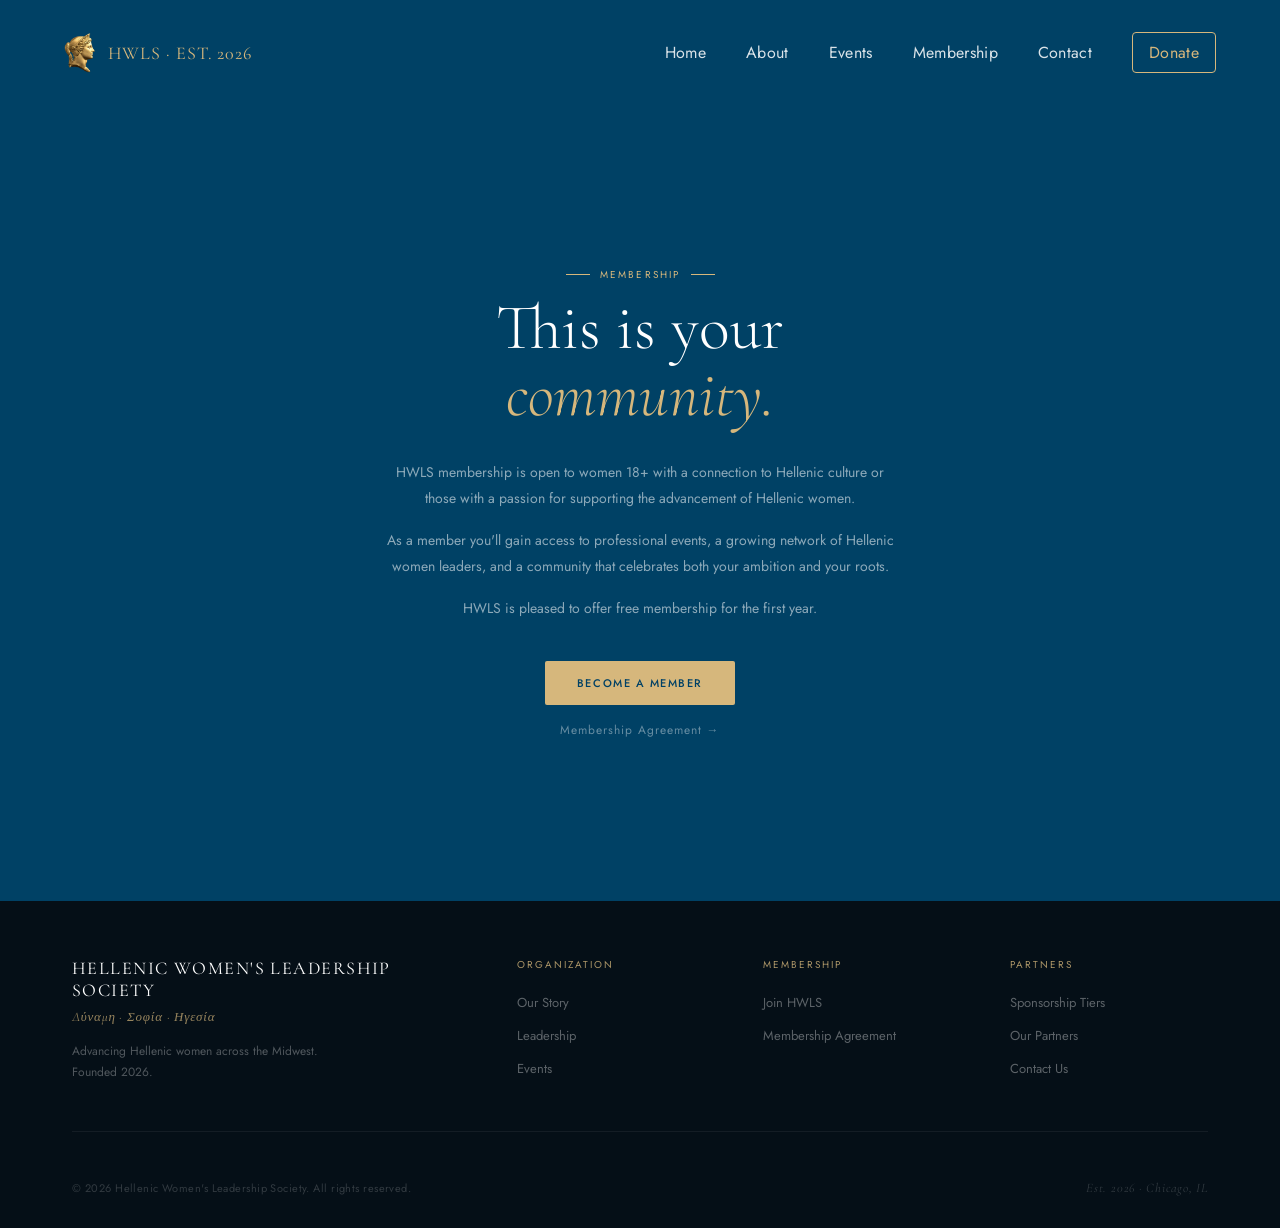
<file: membership.html>
<!DOCTYPE html>
<html lang="en">
<head>
  <meta charset="UTF-8">
  <meta name="viewport" content="width=device-width, initial-scale=1.0">
  <title>Membership — HWLS</title>
  <link rel="icon" type="image/png" href="assets/logo.png">
  <link href="https://fonts.googleapis.com/css2?family=Cormorant+Garamond:ital,wght@0,300;0,400;0,500;1,300;1,400;1,500&family=Jost:wght@300;400;500&display=swap" rel="stylesheet">
  <link rel="stylesheet" href="style.css">

  <style>
    .site-nav {
      position: relative;
      background: var(--navy);
    }

    /* Membership page: single centered column */
    .mem-section {
      grid-template-columns: 1fr;
      justify-items: center;
      text-align: center;
    }

    .mem-left {
      max-width: 640px;
    }

    /* label sits on navy here, so use the lighter gold and mirror the line on both sides */
    .mem-section .section-label {
      justify-content: center;
      color: var(--gold);
    }

    .mem-section .section-label span {
      display: none;
    }

    .mem-section .section-label::before,
    .mem-section .section-label::after {
      content: '';
      display: inline-block;
      width: 24px;
      height: 1px;
      background: var(--gold);
    }

    .mem-left .mem-body {
      margin-left: auto;
      margin-right: auto;
      max-width: 520px;
    }

    .mem-left .mem-actions {
      align-items: center;
    }
  </style>
</head>

<body>

  <!-- NAVIGATION -->
  <nav class="site-nav">

    <div class="nav-left">
      <img src="assets/logo.png" alt="HWLS Logo" class="nav-logo">
      <span class="nav-brand">HWLS · EST. 2026</span>
    </div>

    <div class="nav-right">

      <a href="index.html">Home</a>

      <div class="nav-item">
        <a href="about.html">About</a>

        <div class="nav-dropdown">
          <a href="about.html">About HWLS</a>
          <a href="board.html">Executive Board</a>
          <a href="partnerwithus.html">Partner With Us</a>
          <a href="sponsors.html">Our Sponsors</a>
        </div>
      </div>
      <a href="events.html">Events</a>
      <a href="membership.html">Membership</a>
      <a href="contact.html">Contact</a>
      <a href="donate.html" class="donate-link">Donate</a>

    </div>


    <div class="hamburger">
      <span></span>
      <span></span>
      <span></span>
    </div>


    <div class="mobile-menu">
      <a href="index.html">Home</a>
      <a href="about.html">About</a>
      <a href="about.html">About HWLS</a>
      <a href="board.html">Executive Board</a>
      <a href="partnerwithus.html">Partner With Us</a>
      <a href="sponsors.html">Our Sponsors</a>
      <a href="events.html">Events</a>
      <a href="membership.html">Membership</a>
      <a href="contact.html">Contact</a>
      <a href="donate.html">Donate</a>
    </div>

  </nav>


  <!-- MEMBERSHIP SECTION -->
  <section class="mem-section">

    <div class="mem-left">

      <p class="section-label">
        <span></span>Membership
      </p>

      <h2 class="mem-title">
        This is your<br>
        <em>community.</em>
      </h2>

      <p class="mem-body">
        HWLS membership is open to women 18+ with a connection to Hellenic culture or those with a passion for supporting the advancement of Hellenic women.
      </p>

      <p class="mem-body">
        As a member you'll gain access to professional events, a growing network of Hellenic women leaders, and a community that celebrates both your ambition and your roots.
      </p>

      <p class="mem-body">
        HWLS is pleased to offer free membership for the first year.
      </p>

      <div class="mem-actions">

        <a
          href="https://forms.gle/86gunVxhGVSeQtYE9"
          target="_blank"
          class="mem-btn-primary">
          Become a Member
        </a>

        <a
          href="https://drive.google.com/file/d/1THDH10t5FaaHmnCAkk89l867xReld6sR/view?usp=sharing"
          target="_blank"
          class="mem-btn-ghost">
          Membership Agreement →
        </a>

      </div>

    </div>

  </section>


  <!-- NAVIGATION SCRIPT -->
  <script>

    const hamburger = document.querySelector('.hamburger');
    const mobileMenu = document.querySelector('.mobile-menu');

    hamburger.addEventListener('click', () => {
      mobileMenu.style.display =
        mobileMenu.style.display === 'block'
          ? 'none'
          : 'block';
    });


    const navItem = document.querySelector('.nav-item');
    const dropdown = document.querySelector('.nav-dropdown');

    let closeTimer;


    navItem.addEventListener('mouseenter', () => {
      clearTimeout(closeTimer);
      dropdown.style.display = 'block';
    });


    navItem.addEventListener('mouseleave', () => {
      closeTimer = setTimeout(() => {
        dropdown.style.display = 'none';
      }, 200);
    });


    dropdown.addEventListener('mouseenter', () => {
      clearTimeout(closeTimer);
    });


    dropdown.addEventListener('mouseleave', () => {
      closeTimer = setTimeout(() => {
        dropdown.style.display = 'none';
      }, 200);
    });

  </script>


  <!-- FOOTER -->
  <footer class="site-footer">
    <div class="footer-top">
      <div class="footer-brand">
        <div class="footer-name">Hellenic Women's Leadership Society</div>
        <div class="footer-tagline">Δύναμη · Σοφία · Ηγεσία</div>
        <p class="footer-desc">Advancing Hellenic women across the Midwest. Founded 2026.</p>
      </div>
      <div class="footer-col">
        <h4>Organization</h4>
        <ul>
          <li><a href="about.html">Our Story</a></li>
          <li><a href="board.html">Leadership</a></li>
          <li><a href="events.html">Events</a></li>
        </ul>
      </div>
      <div class="footer-col">
        <h4>Membership</h4>
        <ul>
          <li><a href="membership.html">Join HWLS</a></li>
          <li><a href="#">Membership Agreement</a></li>
        </ul>
      </div>
      <div class="footer-col">
        <h4>Partners</h4>
        <ul>
          <li><a href="partnerwithus.html">Sponsorship Tiers</a></li>
          <li><a href="sponsors.html">Our Partners</a></li>
          <li><a href="contact.html">Contact Us</a></li>
        </ul>
      </div>
    </div>
    <div class="footer-bottom">
      <div class="footer-copy">© 2026 Hellenic Women's Leadership Society. All rights reserved.</div>
      <div class="footer-motto">Est. 2026 · Chicago, IL</div>
    </div>
  </footer>
  

</body>
</html>
</file>
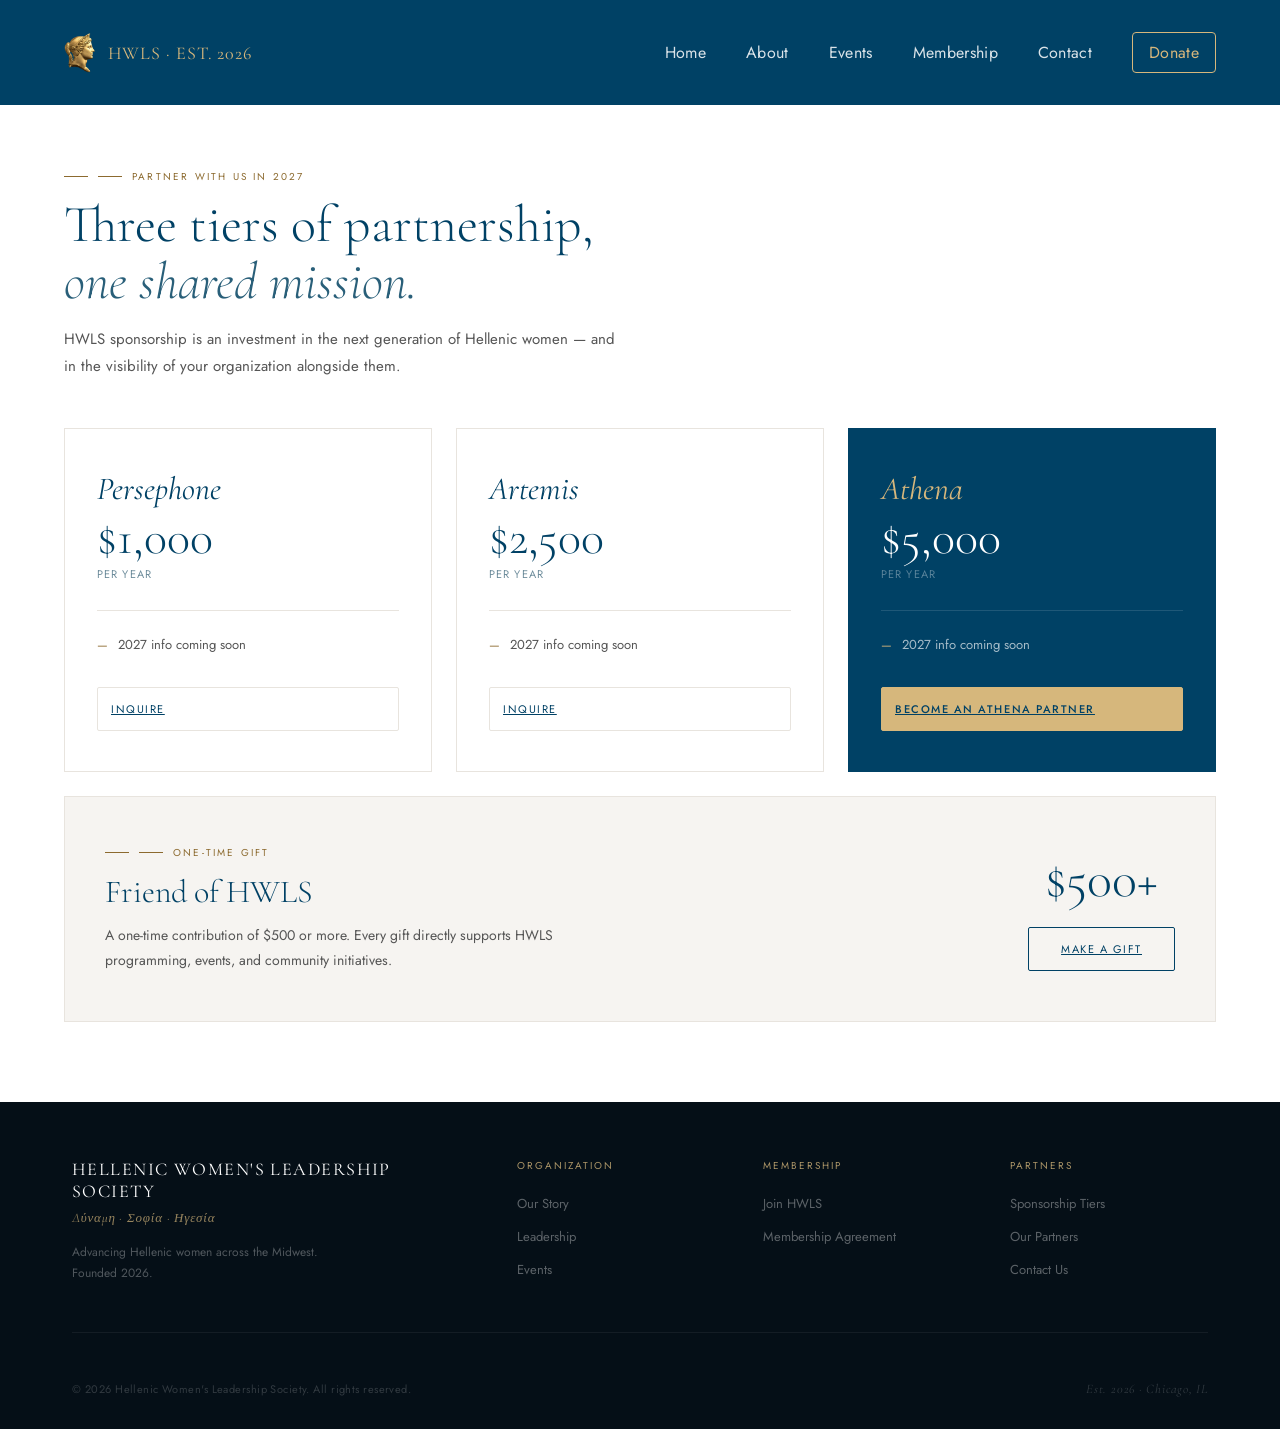
<file: partnerwithus.html>
<!DOCTYPE html>
<html lang="en">
<head>
  <meta charset="UTF-8">
  <meta name="viewport" content="width=device-width, initial-scale=1.0">
  <title>Partner With Us — HWLS</title>
  <link rel="icon" type="image/png" href="assets/logo.png">
  <link href="https://fonts.googleapis.com/css2?family=Cormorant+Garamond:ital,wght@0,300;0,400;1,300&family=Jost:wght@300;400;500&display=swap" rel="stylesheet">
  <link rel="stylesheet" href="style.css">
  <style>
    .site-nav { position: relative; background: var(--navy); }
  </style>
</head>
<body>

 <!-- NAVIGATION -->
  <nav class="site-nav">
    <div class="nav-left">
      <img src="assets/logo.png" alt="HWLS Logo" class="nav-logo">
      <span class="nav-brand">HWLS · EST. 2026</span>
    </div>
    <div class="nav-right">
      <a href="index.html">Home</a>
      <div class="nav-item">
        <a href="about.html">About</a>
        <div class="nav-dropdown">
          <a href="about.html">About HWLS</a>
          <a href="board.html">Executive Board</a>
          <a href="partnerwithus.html">Partner With Us</a>
          <a href="sponsors.html">Our Sponsors</a>
        </div>
      </div>
      <a href="events.html">Events</a>
      <a href="membership.html">Membership</a>
      <a href="contact.html">Contact</a>
      <a href="donate.html" class="donate-link">Donate</a>
    </div>
    <div class="hamburger">
      <span></span>
      <span></span>
      <span></span>
    </div>
    <div class="mobile-menu">
      <a href="index.html">Home</a>
      <a href="about.html">About</a>
      <a href="board.html">Executive Board</a>
      <a href="partnerwithus.html">Partner With Us</a>
      <a href="sponsors.html">Our Sponsors</a>
      <a href="events.html">Events</a>
      <a href="membership.html">Membership</a>
      <a href="contact.html">Contact</a>
      <a href="donate.html">Donate</a>
    </div>
  </nav>


  <!-- PARTNER WITH US SECTION -->
  <section class="pwu-section">

    <!-- HEADER -->
    <div class="pwu-header">
      <p class="section-label"><span></span>Partner With Us in 2027</p>
      <h2 class="pwu-title">Three tiers of partnership,<br><em>one shared mission.</em></h2>
      <p class="pwu-intro">HWLS sponsorship is an investment in the next generation of Hellenic women — and in the visibility of your organization alongside them.</p>
    </div>

    <!-- TIERS -->
    <div class="pwu-tiers">

      <div class="pwu-card">
        <div class="pwu-card-name">Persephone</div>
        <div class="pwu-card-price">$1,000</div>
        <div class="pwu-card-period">Per Year</div>
        <div class="pwu-card-divider"></div>
        <ul class="pwu-benefits">
          <li>2027 info coming soon</li>
        </ul>
        <a href="mailto:hwlsociety@gmail.com?subject=Persephone%20Sponsorship%20Inquiry&body=Hi%2C%0A%0AI%27m%20interested%20in%20becoming%20a%20Persephone%20sponsor%20of%20HWLS.%0A%0AOrganization%3A%0AContact%20Name%3A%0APhone%3A%0A%0ALooking%20forward%20to%20connecting." class="pwu-btn">Inquire</a>
      </div>

      <div class="pwu-card">
        <div class="pwu-card-name">Artemis</div>
        <div class="pwu-card-price">$2,500</div>
        <div class="pwu-card-period">Per Year</div>
        <div class="pwu-card-divider"></div>
        <ul class="pwu-benefits">
          <li>2027 info coming soon</li>
        </ul>
        <a href="mailto:hwlsociety@gmail.com?subject=Artemis%20Sponsorship%20Inquiry&body=Hi%2C%0A%0AI%27m%20interested%20in%20becoming%20an%20Artemis%20sponsor%20of%20HWLS.%0A%0AOrganization%3A%0AContact%20Name%3A%0APhone%3A%0A%0ALooking%20forward%20to%20connecting." class="pwu-btn">Inquire</a>
      </div>

      <div class="pwu-card pwu-card-top">
        <div class="pwu-card-name">Athena</div>
        <div class="pwu-card-price">$5,000</div>
        <div class="pwu-card-period">Per Year</div>
        <div class="pwu-card-divider"></div>
        <ul class="pwu-benefits">
          <li>2027 info coming soon</li>
        </ul>
        <a href="mailto:hwlsociety@gmail.com?subject=Athena%20Partnership%20Inquiry&body=Hi%2C%0A%0AI%27m%20interested%20in%20becoming%20an%20Athena%20Partner%20of%20HWLS.%0A%0AOrganization%3A%0AContact%20Name%3A%0APhone%3A%0A%0ALooking%20forward%20to%20connecting." class="pwu-btn pwu-btn-top">Become an Athena Partner</a>
      </div>

    </div>

    <!-- FRIEND OF HWLS -->
    <div class="pwu-friend">
      <div class="pwu-friend-left">
        <p class="section-label"><span></span>One-Time Gift</p>
        <h3 class="pwu-friend-title">Friend of HWLS</h3>
        <p class="pwu-friend-desc">A one-time contribution of $500 or more. Every gift directly supports HWLS programming, events, and community initiatives.</p>
      </div>
      <div class="pwu-friend-right">
        <div class="pwu-friend-amount">$500+</div>
        <a href="https://www.zeffy.com/en-US/donation-form/donate-to-hwls" class="pwu-btn pwu-friend-btn">Make a Gift</a>
      </div>
    </div>

  </section>

  <script>
    const hamburger = document.querySelector('.hamburger');
    const mobileMenu = document.querySelector('.mobile-menu');
    hamburger.addEventListener('click', () => {
      mobileMenu.style.display =
        mobileMenu.style.display === 'block' ? 'none' : 'block';
    });

    const navItem = document.querySelector('.nav-item');
    const dropdown = document.querySelector('.nav-dropdown');
    let closeTimer;

    navItem.addEventListener('mouseenter', () => {
      clearTimeout(closeTimer);
      dropdown.style.display = 'block';
    });
    navItem.addEventListener('mouseleave', () => {
      closeTimer = setTimeout(() => { dropdown.style.display = 'none'; }, 200);
    });
    dropdown.addEventListener('mouseenter', () => {
      clearTimeout(closeTimer);
    });
    dropdown.addEventListener('mouseleave', () => {
      closeTimer = setTimeout(() => { dropdown.style.display = 'none'; }, 200);
    });
  </script>

  <!-- FOOTER -->
  <footer class="site-footer">
    <div class="footer-top">
      <div class="footer-brand">
        <div class="footer-name">Hellenic Women's Leadership Society</div>
        <div class="footer-tagline">Δύναμη · Σοφία · Ηγεσία</div>
        <p class="footer-desc">Advancing Hellenic women across the Midwest. Founded 2026.</p>
      </div>
      <div class="footer-col">
        <h4>Organization</h4>
        <ul>
          <li><a href="about.html">Our Story</a></li>
          <li><a href="board.html">Leadership</a></li>
          <li><a href="events.html">Events</a></li>
        </ul>
      </div>
      <div class="footer-col">
        <h4>Membership</h4>
        <ul>
          <li><a href="membership.html">Join HWLS</a></li>
          <li><a href="#">Membership Agreement</a></li>
        </ul>
      </div>
      <div class="footer-col">
        <h4>Partners</h4>
        <ul>
          <li><a href="partnerwithus.html">Sponsorship Tiers</a></li>
          <li><a href="sponsors.html">Our Partners</a></li>
          <li><a href="contact.html">Contact Us</a></li>
        </ul>
      </div>
    </div>
    <div class="footer-bottom">
      <div class="footer-copy">© 2026 Hellenic Women's Leadership Society. All rights reserved.</div>
      <div class="footer-motto">Est. 2026 · Chicago, IL</div>
    </div>
  </footer>
  

</body>
</html>
</file>
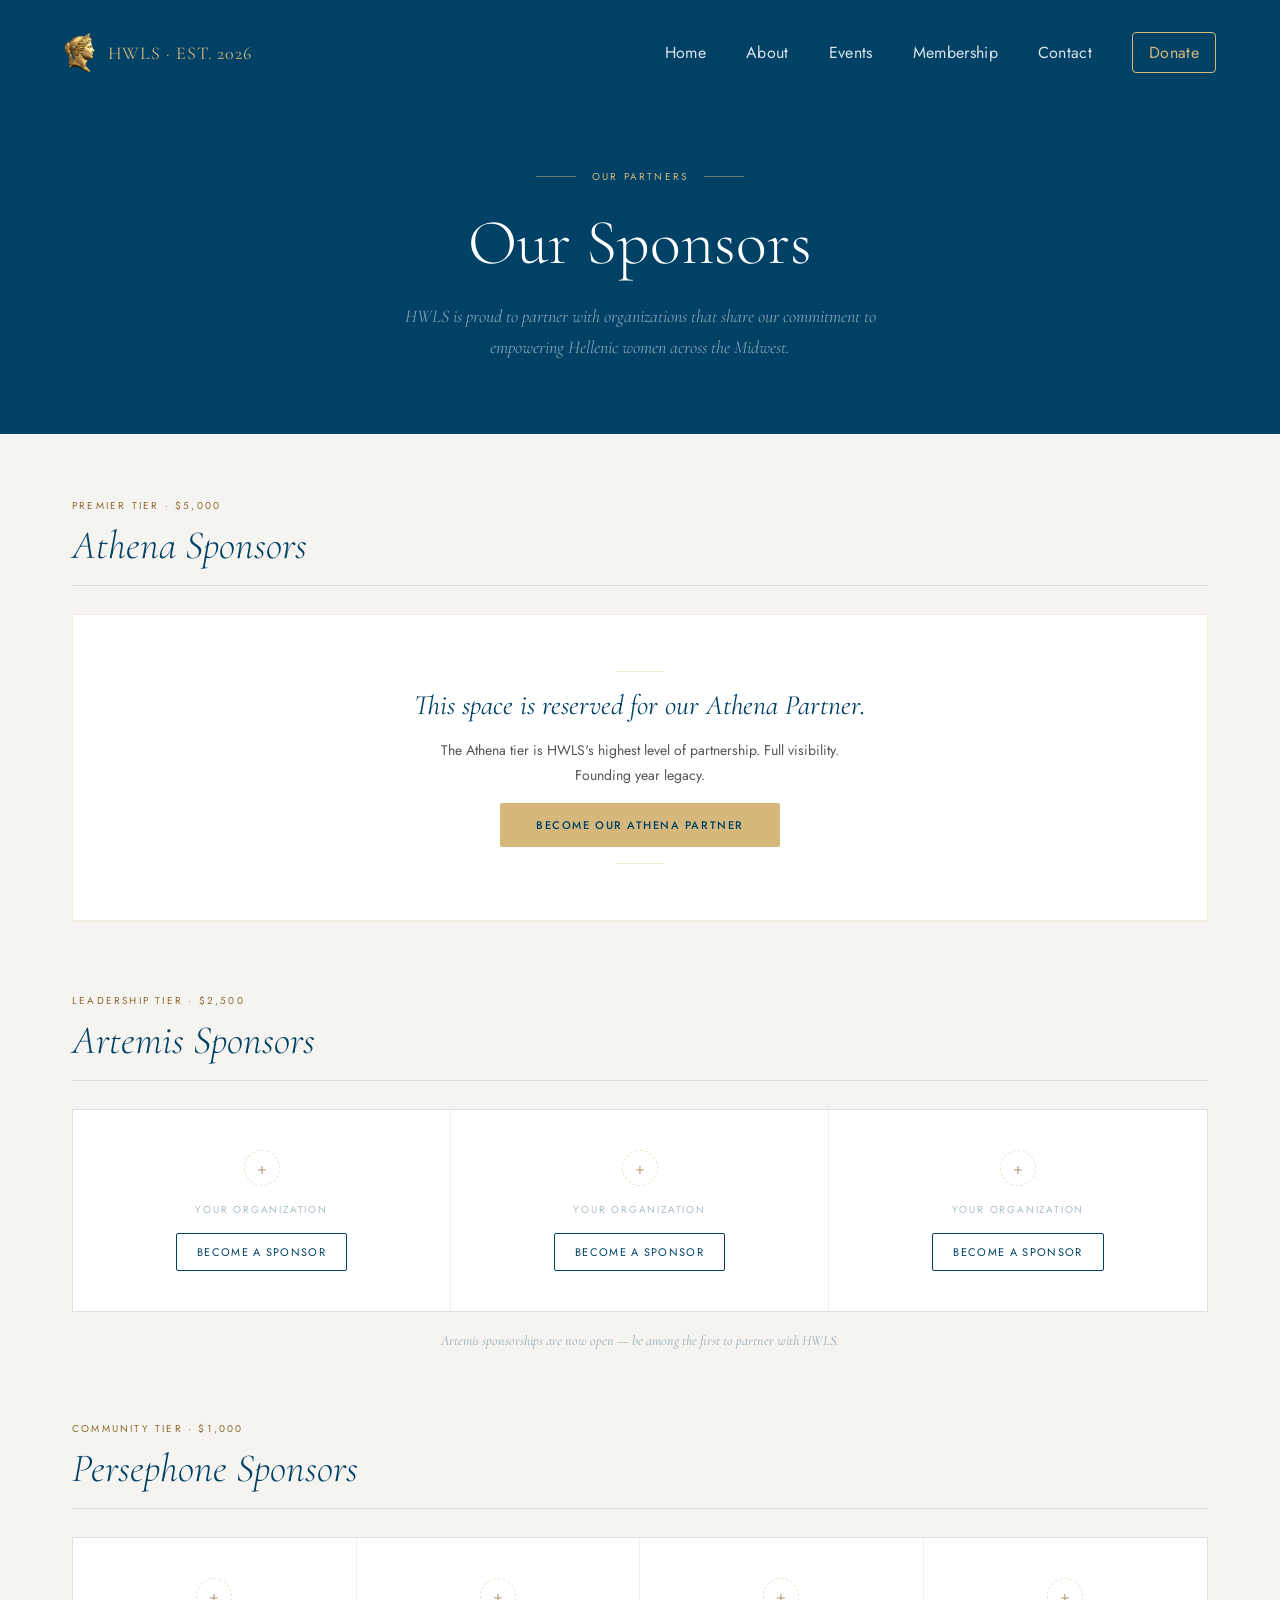
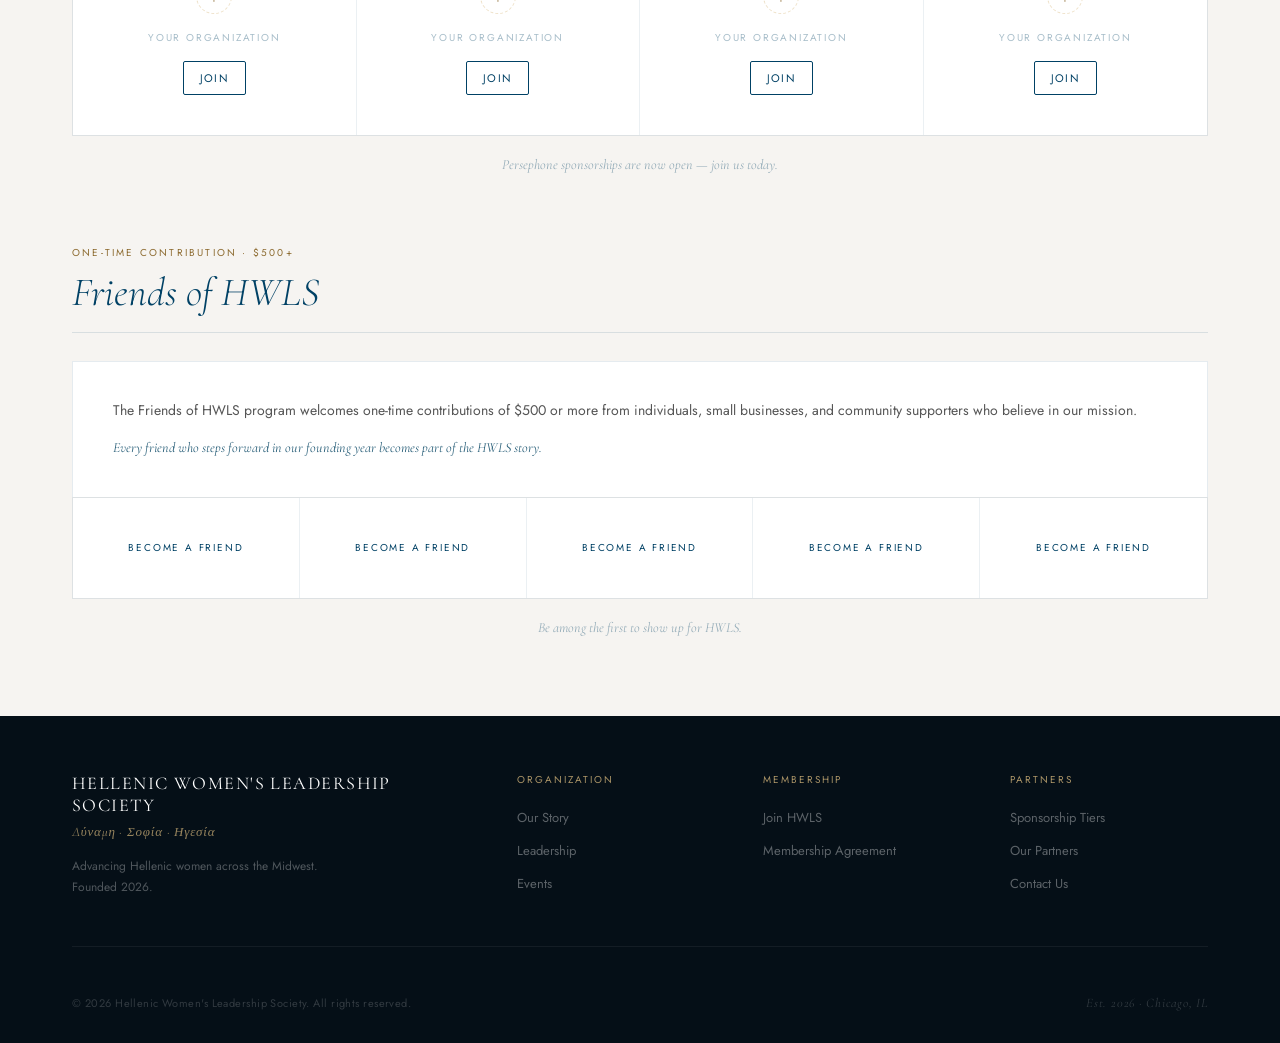
<file: sponsors.html>
<!DOCTYPE html>
<html lang="en">
<head>
  <meta charset="UTF-8">
  <meta name="viewport" content="width=device-width, initial-scale=1.0">
  <title>Our Sponsors — HWLS</title>
  <link rel="icon" type="image/png" href="assets/logo.png">
  <link href="https://fonts.googleapis.com/css2?family=Cormorant+Garamond:ital,wght@0,300;0,400;1,300&family=Jost:wght@300;400;500&display=swap" rel="stylesheet">
  <link rel="stylesheet" href="style.css">
  <style>
    .site-nav { position: relative; background: var(--navy); }
    .sp-body { background: var(--offwhite); }
  </style>
</head>
<body>

  <!-- NAVIGATION -->
  <nav class="site-nav">
    <div class="nav-left">
      <img src="assets/logo.png" alt="HWLS Logo" class="nav-logo">
      <span class="nav-brand">HWLS · EST. 2026</span>
    </div>
    <div class="nav-right">
      <a href="index.html">Home</a>
      <div class="nav-item">
        <a href="about.html">About</a>
        <div class="nav-dropdown">
          <a href="about.html">About HWLS</a>
          <a href="board.html">Executive Board</a>
          <a href="partnerwithus.html">Partner With Us</a>
          <a href="sponsors.html">Our Sponsors</a>
        </div>
      </div>
      <a href="events.html">Events</a>
      <a href="membership.html">Membership</a>
      <a href="contact.html">Contact</a>
      <a href="donate.html" class="donate-link">Donate</a>
    </div>
    <div class="hamburger">
      <span></span>
      <span></span>
      <span></span>
    </div>
    <div class="mobile-menu">
      <a href="index.html">Home</a>
      <a href="about.html">About</a>
      <a href="board.html">Executive Board</a>
      <a href="partnerwithus.html">Partner With Us</a>
      <a href="sponsors.html">Our Sponsors</a>
      <a href="events.html">Events</a>
      <a href="membership.html">Membership</a>
      <a href="contact.html">Contact</a>
      <a href="donate.html">Donate</a>
    </div>
  </nav>

  <!-- HERO HEADER -->
  <div class="sp-hero">
    <div class="sp-hero-label">Our Partners</div>
    <h1 class="sp-hero-title">Our Sponsors</h1>
    <p class="sp-hero-intro">HWLS is proud to partner with organizations that share our commitment to empowering Hellenic women across the Midwest.</p>
  </div>

  <!-- MAIN CONTENT -->
  <div class="sp-body">

    <!-- ATHENA TIER -->
    <div class="sp-tier">
      <div class="sp-tier-header">
        <div class="sp-tier-label">Premier Tier · $5,000</div>
        <h2 class="sp-tier-name">Athena Sponsors</h2>
        <div class="sp-tier-rule"></div>
      </div>
      <div class="sp-athena-slot">
        <div class="sp-athena-divider"></div>
        <p class="sp-athena-placeholder"><em>This space is reserved for our Athena Partner.</em></p>
        <p class="sp-athena-desc">The Athena tier is HWLS's highest level of partnership. Full visibility. Founding year legacy.</p>
        <a href="partnerwithus.html" class="sp-athena-btn">Become Our Athena Partner</a>
        <div class="sp-athena-divider"></div>
      </div>
    </div>

    <!-- ARTEMIS TIER -->
    <div class="sp-tier">
      <div class="sp-tier-header">
        <div class="sp-tier-label">Leadership Tier · $2,500</div>
        <h2 class="sp-tier-name">Artemis Sponsors</h2>
        <div class="sp-tier-rule"></div>
      </div>
      <div class="sp-slot-grid sp-slot-grid-3">
        <div class="sp-slot">
          <div class="sp-slot-icon">+</div>
          <div class="sp-slot-text">Your Organization</div>
          <a href="partnerwithus.html" class="sp-slot-btn">Become a Sponsor</a>
        </div>
        <div class="sp-slot">
          <div class="sp-slot-icon">+</div>
          <div class="sp-slot-text">Your Organization</div>
          <a href="partnerwithus.html" class="sp-slot-btn">Become a Sponsor</a>
        </div>
        <div class="sp-slot">
          <div class="sp-slot-icon">+</div>
          <div class="sp-slot-text">Your Organization</div>
          <a href="partnerwithus.html" class="sp-slot-btn">Become a Sponsor</a>
        </div>
      </div>
      <p class="sp-tier-note">Artemis sponsorships are now open — be among the first to partner with HWLS.</p>
    </div>

    <!-- PERSEPHONE TIER -->
    <div class="sp-tier">
      <div class="sp-tier-header">
        <div class="sp-tier-label">Community Tier · $1,000</div>
        <h2 class="sp-tier-name">Persephone Sponsors</h2>
        <div class="sp-tier-rule"></div>
      </div>
      <div class="sp-slot-grid sp-slot-grid-4">
        <div class="sp-slot">
          <div class="sp-slot-icon">+</div>
          <div class="sp-slot-text">Your Organization</div>
          <a href="partnerwithus.html" class="sp-slot-btn sp-slot-btn-sm">Join</a>
        </div>
        <div class="sp-slot">
          <div class="sp-slot-icon">+</div>
          <div class="sp-slot-text">Your Organization</div>
          <a href="partnerwithus.html" class="sp-slot-btn sp-slot-btn-sm">Join</a>
        </div>
        <div class="sp-slot">
          <div class="sp-slot-icon">+</div>
          <div class="sp-slot-text">Your Organization</div>
          <a href="partnerwithus.html" class="sp-slot-btn sp-slot-btn-sm">Join</a>
        </div>
        <div class="sp-slot">
          <div class="sp-slot-icon">+</div>
          <div class="sp-slot-text">Your Organization</div>
          <a href="partnerwithus.html" class="sp-slot-btn sp-slot-btn-sm">Join</a>
        </div>
      </div>
      <p class="sp-tier-note">Persephone sponsorships are now open — join us today.</p>
    </div>

    <!-- FRIENDS OF HWLS -->
    <div class="sp-tier">
      <div class="sp-tier-header">
        <div class="sp-tier-label">One-Time Contribution · $500+</div>
        <h2 class="sp-tier-name">Friends of HWLS</h2>
        <div class="sp-tier-rule"></div>
      </div>
      <div class="sp-friends-desc">
        <p>The Friends of HWLS program welcomes one-time contributions of $500 or more from individuals, small businesses, and community supporters who believe in our mission.</p>
        <p class="sp-friends-quote">Every friend who steps forward in our founding year becomes part of the HWLS story.</p>
      </div>
      <div class="sp-slot-grid sp-slot-grid-5">
        <a href="partnerwithus.html" class="sp-slot sp-slot-friend">
          <div class="sp-slot-text">Become a Friend</div>
        </a>
        <a href="partnerwithus.html" class="sp-slot sp-slot-friend">
          <div class="sp-slot-text">Become a Friend</div>
        </a>
        <a href="partnerwithus.html" class="sp-slot sp-slot-friend">
          <div class="sp-slot-text">Become a Friend</div>
        </a>
        <a href="partnerwithus.html" class="sp-slot sp-slot-friend">
          <div class="sp-slot-text">Become a Friend</div>
        </a>
        <a href="partnerwithus.html" class="sp-slot sp-slot-friend">
          <div class="sp-slot-text">Become a Friend</div>
        </a>
      </div>
      <p class="sp-tier-note">Be among the first to show up for HWLS.</p>
    </div>

  </div><!-- end sp-body -->

  <script>
    const hamburger = document.querySelector('.hamburger');
    const mobileMenu = document.querySelector('.mobile-menu');
    hamburger.addEventListener('click', () => {
      mobileMenu.style.display =
        mobileMenu.style.display === 'block' ? 'none' : 'block';
    });

    const navItem = document.querySelector('.nav-item');
    const dropdown = document.querySelector('.nav-dropdown');
    let closeTimer;

    navItem.addEventListener('mouseenter', () => {
      clearTimeout(closeTimer);
      dropdown.style.display = 'block';
    });
    navItem.addEventListener('mouseleave', () => {
      closeTimer = setTimeout(() => { dropdown.style.display = 'none'; }, 200);
    });
    dropdown.addEventListener('mouseenter', () => {
      clearTimeout(closeTimer);
    });
    dropdown.addEventListener('mouseleave', () => {
      closeTimer = setTimeout(() => { dropdown.style.display = 'none'; }, 200);
    });
  </script>

 <!-- FOOTER -->
  <footer class="site-footer">
    <div class="footer-top">
      <div class="footer-brand">
        <div class="footer-name">Hellenic Women's Leadership Society</div>
        <div class="footer-tagline">Δύναμη · Σοφία · Ηγεσία</div>
        <p class="footer-desc">Advancing Hellenic women across the Midwest. Founded 2026.</p>
      </div>
      <div class="footer-col">
        <h4>Organization</h4>
        <ul>
          <li><a href="about.html">Our Story</a></li>
          <li><a href="board.html">Leadership</a></li>
          <li><a href="events.html">Events</a></li>
        </ul>
      </div>
      <div class="footer-col">
        <h4>Membership</h4>
        <ul>
          <li><a href="membership.html">Join HWLS</a></li>
          <li><a href="#">Membership Agreement</a></li>
        </ul>
      </div>
      <div class="footer-col">
        <h4>Partners</h4>
        <ul>
          <li><a href="partnerwithus.html">Sponsorship Tiers</a></li>
          <li><a href="sponsors.html">Our Partners</a></li>
          <li><a href="contact.html">Contact Us</a></li>
        </ul>
      </div>
    </div>
    <div class="footer-bottom">
      <div class="footer-copy">© 2026 Hellenic Women's Leadership Society. All rights reserved.</div>
      <div class="footer-motto">Est. 2026 · Chicago, IL</div>
    </div>
  </footer>
  

</body>
</html>
</file>
<file: style.css>
/* ── ROOT & RESET ── */
* { margin: 0; padding: 0; box-sizing: border-box; }

:root {
  --navy: #004165;
  --steel: #295F79;
  --mid: #6D8C9B;
  --warm: #E8E4DE;
  --gold: #D6B77C;        /* champagne gold: use on dark backgrounds */
  --gold-deep: #8C6A2F;   /* bronze gold: use on light backgrounds */
  --offwhite: #F6F4F1;
  --text-muted: #555;
}

body {
  font-family: 'Jost', sans-serif;
  background: var(--navy);
}

/* ── NAVIGATION ── */
.site-nav {
  width: 100%;
  padding: 32px 64px;
  display: flex;
  justify-content: space-between;
  align-items: center;
  position: absolute;
  top: 0;
  left: 0;
  z-index: 100;
}

.nav-left {
  display: flex;
  align-items: center;
  gap: 12px;
}

.nav-logo {
  height: 40px;
  width: auto;
}

.nav-brand {
  font-family: 'Cormorant Garamond', serif;
  font-size: 18px;
  color: var(--gold);
  letter-spacing: 0.05em;
}

.nav-right {
  display: flex;
  align-items: center;
  gap: 40px;
}

.nav-right > a,
.nav-item > a {
  font-size: 16px;
  color: rgba(255,255,255,0.85);
  letter-spacing: 0.02em;
  text-decoration: none;
  transition: opacity 0.2s ease;
}

.nav-right > a:hover,
.nav-item > a:hover {
  opacity: 0.6;
}

.donate-link {
  padding: 8px 16px;
  border: 1px solid var(--gold);
  border-radius: 4px;
  color: var(--gold) !important;
}

.hamburger {
  display: none;
}

/* ── NAV DROPDOWN ── */
.nav-item {
  position: relative;
}

.nav-dropdown {
  display: none;
  position: absolute;
  top: 100%;
  left: 50%;
  transform: translateX(-50%);
  background: var(--steel);
  border: 1px solid rgba(214,183,124,0.2);
  border-radius: 2px;
  min-width: 200px;
  z-index: 200;
  padding: 16px 0 8px;
  margin-top: 0;
}

/* invisible bridge so mouse can travel from link to dropdown */
.nav-dropdown::before {
  content: '';
  position: absolute;
  top: -16px;
  left: 0;
  width: 100%;
  height: 16px;
}

.nav-item:hover .nav-dropdown,
.nav-item:focus-within .nav-dropdown {
  display: block;
}


.nav-dropdown a {
  display: block;
  padding: 12px 24px;
  font-size: 14px !important;
  color: rgba(255,255,255,0.75) !important;
  text-decoration: none;
  letter-spacing: 0.04em;
  white-space: nowrap;
  transition: color 0.2s, background 0.2s;
  opacity: 1 !important;
}

.nav-dropdown a:hover {
  color: var(--gold) !important;
  background: rgba(255,255,255,0.05);
}

/* ── HERO ── */
.hero {
  background: radial-gradient(ellipse 90% 80% at 50% 35%, #07507A 0%, var(--navy) 100%);  padding: 150px 48px 200px;
  display: flex;
  flex-direction: column;
  align-items: center;
  text-align: center;
  position: relative;
  overflow: hidden;
}

.hero-eyebrow {
  font-size: 10px;
  letter-spacing: 0.26em;
  text-transform: uppercase;
  color: var(--gold);
  margin-bottom: 24px;
}

.hero-divider {
  width: 48px;
  height: 1px;
  background: rgba(214,183,124,0.4);
  margin-bottom: 40px;
}

.hero-title {
  font-family: 'Cormorant Garamond', serif;
  font-size: clamp(52px, 8.5vw, 108px);
  font-weight: 500;
  letter-spacing: -0.01em;
  line-height: 1;
  color: #fff;
  margin: 0;
  max-width: 1000px;
  text-align: center;
}

.hero-title-italic {
  font-family: 'Cormorant Garamond', serif;
  font-size: clamp(52px, 8.5vw, 108px);
  font-weight: 500;
  font-style: italic;
  letter-spacing: -0.01em;
  line-height: 1;
  color: var(--gold); /* fallback if gradient text is unsupported */
  background: linear-gradient(135deg, #B8935A 0%, #EDD9A3 45%, #C9A46A 100%);
  -webkit-background-clip: text;
  background-clip: text;
  -webkit-text-fill-color: transparent;
  /* padding keeps italic overhang and descenders from being clipped by the gradient */
  padding: 0 0.1em 0.14em;
  margin: 0 0 24px;
  text-align: center;
}

.hero-subtitle {
  font-size: 14px;
  color: rgba(255,255,255,0.5);
  line-height: 1.8;
  margin: 0 0 48px;
  max-width: 420px;
  text-align: center;
}

.hero-motto {
  display: flex;
  gap: 32px;
  align-items: center;
}

.motto-word {
  text-align: center;
}

.motto-word .gr {
  font-family: 'Cormorant Garamond', serif;
  font-size: 17px;
  font-style: italic;
  color: rgba(255,255,255,0.65);
  display: block;
}

.motto-word .en {
  font-size: 9px;
  letter-spacing: 0.18em;
  text-transform: uppercase;
  color: rgba(255,255,255,0.28);
  margin-top: 4px;
  display: block;
}

.motto-sep {
  font-size: 18px;
  color: rgba(214,183,124,0.3);
}

/* ── HERO WAVE ── */
.hero-wave {
  position: absolute;
  bottom: 0;
  left: 0;
  width: 100%;
  line-height: 0;
}

.hero-wave svg {
  display: block;
  width: 100%;
  height: 160px;
}

/* ── FOUNDING BANNER ── */
.founding-banner {
  background: var(--steel);
  border-top: 1px solid rgba(214,183,124,0.3);
  border-bottom: 1px solid rgba(214,183,124,0.3);
  padding: 18px 64px;
  display: flex;
  align-items: center;
  justify-content: center;
  gap: 24px;
}

.founding-banner .label {
  font-size: 10px;
  letter-spacing: 0.22em;
  text-transform: uppercase;
  color: var(--gold);
  font-weight: 500;
  white-space: nowrap;
}

.founding-banner .text {
  font-family: 'Cormorant Garamond', serif;
  font-size: 15px;
  font-style: italic;
  color: var(--warm);
  text-align: center;
}

.founding-divider {
  width: 1px;
  height: 20px;
  background: rgba(214,183,124,0.35);
  flex-shrink: 0;
}

/* ── MISSION ── */
.mission {
  padding: 80px 72px;
  background: #fff;
}

.section-label {
  font-size: 10px;
  letter-spacing: 0.22em;
  text-transform: uppercase;
  color: var(--gold-deep);
  margin-bottom: 12px;
  display: flex;
  align-items: center;
  gap: 10px;
}

.section-label::before {
  content: '';
  display: inline-block;
  width: 24px;
  height: 1px;
  background: var(--gold-deep);
}

.section-label span {
  width: 24px;
  height: 1px;
  background: var(--gold-deep);
  display: inline-block;
}

.section-title {
  font-family: 'Cormorant Garamond', serif;
  font-size: 44px;
  font-weight: 300;
  line-height: 1.15;
  margin-bottom: 16px;
}

.section-title em {
  font-style: italic;
  color: var(--steel);
}

.section-intro {
  font-size: 15px;
  color: var(--text-muted);
  max-width: 560px;
  line-height: 1.8;
  margin-bottom: 48px;
}

.mission-grid {
  display: grid;
  grid-template-columns: repeat(4, 1fr);
  gap: 1px;
  background: var(--warm);
  border: 1px solid var(--warm);
}

/* mission grid breakpoints: must sit right after the main rule, in this order */
@media (max-width: 1000px) {
  .mission-grid { grid-template-columns: repeat(2, 1fr); }
}

@media (max-width: 600px) {
  .mission-grid { grid-template-columns: 1fr; }
}

.mission-card {
  background: #fff;
  padding: 35px 26px;
}

.mission-card .num {
  font-family: 'Cormorant Garamond', serif;
  font-size: 48px;
  font-weight: 300;
  color: var(--warm);
  line-height: 1;
  margin-bottom: 16px;
}

.mission-card h3 {
  font-family: 'Cormorant Garamond', serif;
  font-size: 22px;
  font-weight: 500;
  color: var(--navy);
  margin-bottom: 12px;
}

.mission-card p {
  font-size: 14px;
  color: var(--text-muted);
  line-height: 1.75;
}

/* ── ABOUT SECTION ── */
.about-section {
  background: var(--navy);
  padding: 140px 64px 80px;
}

.about-grid {
  display: grid;
  grid-template-columns: 1fr 1fr;
  gap: 80px;
  align-items: start;
}

.about-title {
  font-family: 'Cormorant Garamond', serif;
  font-size: 44px;
  font-weight: 300;
  line-height: 1.15;
  color: #fff;
  margin-bottom: 28px;
}

.about-title em {
  color: var(--gold);
}

.about-text {
  font-size: 14px;
  color: rgba(255,255,255,0.6);
  line-height: 1.85;
  margin-bottom: 18px;
}

.values-label {
  font-size: 10px;
  letter-spacing: 0.22em;
  text-transform: uppercase;
  color: rgba(255,255,255,0.3);
  margin-bottom: 20px;
}

.values-list {
  border-top: 1px solid rgba(255,255,255,0.08);
}

.value-item {
  display: flex;
  gap: 20px;
  padding: 18px 0;
  border-bottom: 1px solid rgba(255,255,255,0.08);
}

.value-title {
  font-family: 'Cormorant Garamond', serif;
  font-size: 20px;
  font-style: italic;
  color: var(--gold);
  min-width: 110px;
}

.value-desc {
  font-size: 13px;
  color: rgba(255,255,255,0.45);
  line-height: 1.6;
}

/* ── PATRON SECTION ── */
.patron-section {
  background: #F6F4F1;
  padding: 80px 64px;
  border-top: 1px solid #E8E4DE;
}

.patron-grid {
  display: grid;
  grid-template-columns: 200px 1fr;
  gap: 64px;
  align-items: center;
}

.patron-image-outer {
  width: 200px;
  height: 200px;
  border-radius: 50%;
  border: 1px solid rgba(214,183,124,0.4);
  display: flex;
  align-items: center;
  justify-content: center;
  background: #FBF5E6;
  overflow: hidden;
}

.patron-image-inner {
  width: 160px;
  height: 160px;
  border-radius: 50%;
  border: 1px solid rgba(214,183,124,0.2);
  overflow: hidden;
  display: flex;
  align-items: center;
  justify-content: center;
}

.patron-image-inner img {
  width: 250%;
  height: 250%;
  object-fit: cover;
  object-position: center 10%;
  margin-top: 20px;
}

.patron-caption {
  font-size: 10px;
  letter-spacing: 0.2em;
  text-transform: uppercase;
  color: var(--mid);
  text-align: center;
  line-height: 1.6;
  margin-top: 16px;
}

.patron-title {
  font-family: 'Cormorant Garamond', serif;
  font-size: 38px;
  font-weight: 300;
  line-height: 1.2;
  color: var(--navy);
  margin-bottom: 20px;
}

.patron-title em {
  color: var(--steel);
}

.patron-text {
  font-size: 14px;
  color: #555;
  line-height: 1.85;
  margin-bottom: 16px;
}

.patron-quote {
  font-family: 'Cormorant Garamond', serif;
  font-size: 20px;
  font-style: italic;
  color: var(--steel);
  line-height: 1.6;
  margin-top: 24px;
  padding-left: 20px;
  border-left: 2px solid var(--gold);
}

/* ── BOARD PAGE ── */
.board-section {
  background: var(--navy);
  padding: 140px 64px 80px;
}

.board-header {
  display: flex;
  justify-content: space-between;
  align-items: flex-end;
  gap: 40px;
  padding-bottom: 40px;
  border-bottom: 1px solid rgba(255,255,255,0.08);
  margin-bottom: 48px;
}

.board-header-sub {
  font-size: 14px;
  color: rgba(255,255,255,0.45);
  max-width: 320px;
  line-height: 1.8;
  text-align: right;
  flex-shrink: 0;
}

.board-grid {
  display: grid;
  gap: 1px;
  background: rgba(255,255,255,0.06);
  border: 1px solid rgba(255,255,255,0.06);
}

.board-grid-2 {
  grid-template-columns: 1fr 1fr;
  margin-bottom: 1px;
}

.board-grid-3 {
  grid-template-columns: 1fr 1fr 1fr;
}

.board-card {
  background: var(--navy);
  padding: 32px 28px;
  border-bottom: 1px solid rgba(255,255,255,0.06);
}

.board-card-featured {
  padding: 52px 40px;
}

.board-card-name {
  font-family: 'Cormorant Garamond', serif;
  font-size: 22px;
  font-weight: 400;
  color: #fff;
  margin-bottom: 6px;
  text-decoration: none;
  display: inline-block;
  transition: color 0.2s;
}

.board-card-name:hover {
  color: var(--gold);
}

.board-card-name .linkedin-icon {
  font-size: 11px;
  color: rgba(255,255,255,0.25);
  margin-left: 8px;
  vertical-align: middle;
  transition: color 0.2s;
}

.board-card-name:hover .linkedin-icon {
  color: var(--gold);
}

.board-card-title {
  font-size: 10px;
  letter-spacing: 0.16em;
  text-transform: uppercase;
  color: var(--gold);
  line-height: 1.5;
}

/* ── DESKTOP RESET ── */
@media (min-width: 769px) {
  .nav-right { display: flex; }
  .hamburger { display: none !important; }
  .nav-brand { display: inline; }
  .site-nav { position: absolute; background: transparent; padding: 32px 64px; }
  .nav-logo { height: 40px; }
  .mobile-menu { display: none !important; }
}

/* ── MOBILE ── */
@media (max-width: 768px) {
  .site-nav {
    position: relative;
    padding: 20px 28px;
    background: var(--navy);
  }
  .nav-brand { display: inline; font-size: 14px; }
  .nav-right { display: none; }
  .nav-logo { height: 26px; }
  .hamburger {
    display: flex;
    flex-direction: column;
    gap: 4px;
    cursor: pointer;
  }
  .hamburger span {
    width: 24px;
    height: 2px;
    background: white;
    display: block;
  }
  .mobile-menu {
    display: none;
    position: absolute;
    top: 100%;
    right: 0;
    width: 100%;
    background: var(--steel);
    backdrop-filter: blur(12px);
    padding: 20px;
    text-align: right;
  }
  .mobile-menu a {
    color: white;
    text-decoration: none;
    font-size: 16px;
    padding: 12px 0;
    display: block;
  }
  .nav-dropdown { display: none !important; }
  .hero { padding: 56px 32px 120px; }
  .hero-eyebrow { display: none; }
  .hero-wave svg { height: 80px; }
  .hero-title, .hero-title-italic { font-size: 48px; }
  .hero-subtitle { font-size: 13px; }
  .motto-word .gr { font-size: 16px; }
  .motto-word .en { font-size: 10px; }
  .founding-banner { flex-direction: column; padding: 24px; gap: 12px; text-align: center; }
  .founding-divider { width: 40px; height: 1px; }

  .mission { padding: 64px 24px; }
  .section-title { font-size: 32px; }
  .about-section { padding: 56px 24px; }
  .about-grid { grid-template-columns: 1fr; gap: 48px; }
  .about-title { font-size: 32px; line-height: 1.2; }
  .about-text { font-size: 14px; line-height: 1.75; }
  .values-list { border-top: 1px solid rgba(255,255,255,0.12); }
  .value-item { flex-direction: column; gap: 8px; padding: 16px 0; }
  .value-title { min-width: auto; font-size: 18px; text-align: left; }
  .value-desc { font-size: 13px; line-height: 1.6; }
  .patron-section { padding: 56px 24px; }
  .patron-grid { grid-template-columns: 1fr; gap: 40px; text-align: center; }
  .patron-image-outer { width: 160px; height: 160px; margin: 0 auto; }
  .patron-image-inner { width: 130px; height: 130px; }
  .patron-caption { font-size: 9px; letter-spacing: 0.18em; }
  .patron-title { font-size: 28px; line-height: 1.25; }
  .patron-text { font-size: 14px; line-height: 1.7; text-align: left; }
  .patron-quote { font-size: 18px; margin-top: 20px; padding-left: 16px; text-align: left; }
  .board-section { padding: 80px 24px 60px; }
  .board-header { flex-direction: column; align-items: flex-start; }
  .board-header-sub { text-align: left; }
  .board-grid { grid-template-columns: 1fr; }
}

/* ── SPONSORS PAGE ── */
.sponsors-header {
  padding: 60px 64px 48px;
  background: var(--navy);
}

.sponsors-title {
  font-family: 'Cormorant Garamond', serif;
  font-size: 48px;
  font-weight: 300;
  line-height: 1.15;
  color: #fff;
  margin-bottom: 16px;
}

.sponsors-title em {
  font-style: italic;
  color: var(--gold);
}

.sponsors-intro {
  font-size: 15px;
  color: rgba(255,255,255,0.5);
  max-width: 560px;
  line-height: 1.8;
}

.sponsor-tiers {
  display: grid;
  grid-template-columns: 1fr 1fr 1fr;
  gap: 1px;
  background: var(--warm);
  border: 1px solid var(--warm);
}

.tier-card {
  background: #fff;
  padding: 40px 28px;
}

.tier-card.top {
  background: var(--navy);
}

.tier-name {
  font-family: 'Cormorant Garamond', serif;
  font-size: 28px;
  font-weight: 400;
  font-style: italic;
  color: var(--navy);
  margin-bottom: 4px;
}

.tier-card.top .tier-name { color: var(--gold); }

.tier-goddess {
  font-size: 11px;
  color: var(--mid);
  letter-spacing: 0.08em;
  margin-bottom: 20px;
  line-height: 1.5;
}

.tier-card.top .tier-goddess { color: rgba(255,255,255,0.45); }

.tier-price {
  font-family: 'Cormorant Garamond', serif;
  font-size: 38px;
  font-weight: 300;
  color: var(--navy);
  line-height: 1;
  margin-bottom: 4px;
}

.tier-card.top .tier-price { color: #fff; }

.tier-period {
  font-size: 11px;
  color: var(--mid);
  letter-spacing: 0.1em;
  text-transform: uppercase;
  margin-bottom: 28px;
}

.tier-card.top .tier-period { color: rgba(255,255,255,0.35); }

.tier-divider {
  height: 1px;
  background: var(--warm);
  margin-bottom: 24px;
}

.tier-card.top .tier-divider { background: rgba(255,255,255,0.1); }

.tier-benefits {
  list-style: none;
  display: flex;
  flex-direction: column;
  gap: 10px;
  margin-bottom: 32px;
}

.tier-benefits li {
  font-size: 13px;
  color: var(--text-muted);
  display: flex;
  gap: 10px;
  align-items: baseline;
  line-height: 1.5;
}

.tier-card.top .tier-benefits li { color: rgba(255,255,255,0.6); }

.tier-benefits li::before {
  content: '—';
  color: var(--gold-deep);
  flex-shrink: 0;
  font-size: 12px;
}

.tier-card.top .tier-benefits li::before { color: var(--gold); }

.tier-btn {
  width: 100%;
  padding: 12px;
  background: transparent;
  border: 1px solid var(--warm);
  font-family: 'Jost', sans-serif;
  font-size: 11px;
  letter-spacing: 0.12em;
  text-transform: uppercase;
  color: var(--navy);
  cursor: pointer;
  border-radius: 2px;
  transition: background 0.2s, color 0.2s, border-color 0.2s;
}

.tier-btn:hover {
  background: var(--navy);
  color: #fff;
  border-color: var(--navy);
}

.tier-card.top .tier-btn {
  background: var(--gold);
  border-color: var(--gold);
  color: var(--navy);
  font-weight: 500;
}

.tier-card.top .tier-btn:hover { opacity: 0.88; }

/* Friend of HWLS banner */
.friend-banner {
  display: grid;
  grid-template-columns: 1fr auto;
  align-items: center;
  gap: 48px;
  padding: 48px 40px;
  background: var(--offwhite);
  border: 1px solid var(--warm);
  border-top: none;
}

.friend-title {
  font-family: 'Cormorant Garamond', serif;
  font-size: 32px;
  font-weight: 300;
  color: var(--navy);
  margin-bottom: 12px;
}

.friend-desc {
  font-size: 14px;
  color: var(--text-muted);
  line-height: 1.8;
  max-width: 480px;
}

.friend-banner-right {
  display: flex;
  flex-direction: column;
  align-items: center;
  gap: 16px;
  flex-shrink: 0;
}

.friend-amount {
  font-family: 'Cormorant Garamond', serif;
  font-size: 48px;
  font-weight: 300;
  color: var(--navy);
}

.friend-btn {
  width: auto;
  padding: 12px 32px;
  border-color: var(--navy);
}

@media (max-width: 768px) {
  .sponsors-header { padding: 40px 24px 32px; }
  .sponsors-title { font-size: 32px; }
  .sponsor-tiers { grid-template-columns: 1fr; }
  .friend-banner { grid-template-columns: 1fr; gap: 24px; padding: 32px 24px; }
  .friend-banner-right { align-items: flex-start; }
}

/* ── PARTNER WITH US PAGE ── */
.pwu-section {
  background: #fff;
  padding: 64px 64px 80px;
}

.pwu-header {
  margin-bottom: 48px;
}

.pwu-title {
  font-family: 'Cormorant Garamond', serif;
  font-size: 52px;
  font-weight: 300;
  line-height: 1.1;
  color: var(--navy);
  margin-bottom: 16px;
}

.pwu-title em {
  font-style: italic;
  color: var(--steel);
}

.pwu-intro {
  font-size: 15px;
  color: var(--text-muted);
  max-width: 560px;
  line-height: 1.8;
}

.pwu-tiers {
  display: grid;
  grid-template-columns: 1fr 1fr 1fr;
  gap: 24px;
  margin-bottom: 24px;
}

.pwu-card {
  background: #fff;
  border: 1px solid var(--warm);
  padding: 40px 32px;
  display: flex;
  flex-direction: column;
}

.pwu-card-top {
  background: var(--navy);
  border-color: var(--navy);
}

.pwu-card-name {
  font-family: 'Cormorant Garamond', serif;
  font-size: 32px;
  font-weight: 400;
  font-style: italic;
  color: var(--navy);
  margin-bottom: 6px;
}

.pwu-card-top .pwu-card-name { color: var(--gold); }

.pwu-card-goddess {
  font-size: 11px;
  color: var(--mid);
  letter-spacing: 0.06em;
  margin-bottom: 24px;
  line-height: 1.5;
}

.pwu-card-top .pwu-card-goddess { color: rgba(255,255,255,0.45); }

.pwu-card-price {
  font-family: 'Cormorant Garamond', serif;
  font-size: 48px;
  font-weight: 300;
  color: var(--navy);
  line-height: 1;
  margin-bottom: 4px;
}

.pwu-card-top .pwu-card-price { color: #fff; }

.pwu-card-period {
  font-size: 11px;
  color: var(--mid);
  letter-spacing: 0.1em;
  text-transform: uppercase;
  margin-bottom: 28px;
}

.pwu-card-top .pwu-card-period { color: rgba(255,255,255,0.35); }

.pwu-card-divider {
  height: 1px;
  background: var(--warm);
  margin-bottom: 24px;
}

.pwu-card-top .pwu-card-divider { background: rgba(255,255,255,0.12); }

.pwu-benefits {
  list-style: none;
  display: flex;
  flex-direction: column;
  gap: 12px;
  margin-bottom: 32px;
  flex: 1;
}

.pwu-benefits li {
  font-size: 13px;
  color: var(--text-muted);
  display: flex;
  gap: 10px;
  align-items: baseline;
  line-height: 1.5;
}

.pwu-card-top .pwu-benefits li { color: rgba(255,255,255,0.65); }

.pwu-benefits li::before {
  content: '—';
  color: var(--gold-deep);
  flex-shrink: 0;
  font-size: 12px;
}

.pwu-card-top .pwu-benefits li::before { color: var(--gold); }

.pwu-btn {
  width: 100%;
  padding: 13px;
  background: transparent;
  border: 1px solid var(--warm);
  font-family: 'Jost', sans-serif;
  font-size: 11px;
  letter-spacing: 0.14em;
  text-transform: uppercase;
  color: var(--navy);
  cursor: pointer;
  border-radius: 2px;
  transition: background 0.2s, color 0.2s, border-color 0.2s;
}

.pwu-btn:hover {
  background: var(--navy);
  color: #fff;
  border-color: var(--navy);
}

.pwu-btn-top {
  background: var(--gold);
  border-color: var(--gold);
  color: var(--navy);
  font-weight: 500;
}

.pwu-btn-top:hover {
  background: var(--navy) !important;
  border-color: var(--navy) !important;
  color: #fff !important;
}

/* Friend of HWLS */
.pwu-friend {
  display: grid;
  grid-template-columns: 1fr auto;
  align-items: center;
  gap: 48px;
  padding: 48px 40px;
  background: #F6F4F1;
  border: 1px solid var(--warm);
}

.pwu-friend-title {
  font-family: 'Cormorant Garamond', serif;
  font-size: 32px;
  font-weight: 300;
  color: var(--navy);
  margin-bottom: 12px;
}

.pwu-friend-desc {
  font-size: 14px;
  color: var(--text-muted);
  line-height: 1.8;
  max-width: 480px;
}

.pwu-friend-right {
  display: flex;
  flex-direction: column;
  align-items: center;
  gap: 16px;
  flex-shrink: 0;
}

.pwu-friend-amount {
  font-family: 'Cormorant Garamond', serif;
  font-size: 52px;
  font-weight: 300;
  color: var(--navy);
}

.pwu-friend-btn {
  width: auto;
  padding: 13px 32px;
  border-color: var(--navy);
  color: var(--navy);
}

@media (max-width: 768px) {
  .pwu-section { padding: 40px 24px 60px; }
  .pwu-title { font-size: 34px; }
  .pwu-tiers { grid-template-columns: 1fr; }
  .pwu-friend { grid-template-columns: 1fr; gap: 24px; padding: 32px 24px; }
  .pwu-friend-right { align-items: flex-start; }
}

/* ── SPONSORS PAGE ── */
.sp-hero {
  background: var(--navy);
  padding: 64px 72px 72px;
  text-align: center;
}

.sp-hero-label {
  font-size: 10px;
  letter-spacing: 0.22em;
  text-transform: uppercase;
  color: var(--gold);
  margin-bottom: 20px;
  display: flex;
  align-items: center;
  justify-content: center;
  gap: 16px;
}

.sp-hero-label::before,
.sp-hero-label::after {
  content: '';
  display: inline-block;
  width: 40px;
  height: 1px;
  background: var(--gold);
  opacity: 0.5;
}

.sp-hero-title {
  font-family: 'Cormorant Garamond', serif;
  font-size: 64px;
  font-weight: 300;
  color: #fff;
  margin-bottom: 20px;
}

.sp-hero-intro {
  font-family: 'Cormorant Garamond', serif;
  font-size: 18px;
  font-style: italic;
  color: rgba(255,255,255,0.5);
  max-width: 480px;
  margin: 0 auto;
  line-height: 1.7;
}

.sp-body {
  padding: 64px 72px 80px;
  display: flex;
  flex-direction: column;
  gap: 72px;
}

.sp-tier-header {
  margin-bottom: 28px;
}

.sp-tier-label {
  font-size: 10px;
  letter-spacing: 0.22em;
  text-transform: uppercase;
  color: var(--gold-deep);
  margin-bottom: 8px;
}

.sp-tier-name {
  font-family: 'Cormorant Garamond', serif;
  font-size: 40px;
  font-weight: 300;
  font-style: italic;
  color: var(--navy);
  margin-bottom: 16px;
}

.sp-tier-rule {
  height: 1px;
  background: rgba(0,65,101,0.12);
}

.sp-tier-note {
  font-family: 'Cormorant Garamond', serif;
  font-size: 14px;
  font-style: italic;
  color: rgba(0,65,101,0.4);
  text-align: center;
  margin-top: 20px;
}

/* Athena slot */
.sp-athena-slot {
  background: #fff;
  border: 1px solid rgba(214,183,124,0.25);
  padding: 56px 40px;
  text-align: center;
  display: flex;
  flex-direction: column;
  align-items: center;
  gap: 16px;
}

.sp-athena-year {
  font-size: 10px;
  letter-spacing: 0.2em;
  text-transform: uppercase;
  color: var(--gold-deep);
  align-self: flex-end;
}

.sp-athena-divider {
  width: 48px;
  height: 1px;
  background: rgba(214,183,124,0.3);
}

.sp-athena-placeholder {
  font-family: 'Cormorant Garamond', serif;
  font-size: 28px;
  font-style: italic;
  color: var(--navy);
}

.sp-athena-desc {
  font-size: 14px;
  color: var(--text-muted);
  max-width: 420px;
  line-height: 1.75;
  text-align: center;
}

.sp-athena-btn {
  display: inline-block;
  background: var(--gold);
  color: var(--navy);
  text-decoration: none;
  font-family: 'Jost', sans-serif;
  font-size: 11px;
  font-weight: 500;
  letter-spacing: 0.14em;
  text-transform: uppercase;
  padding: 14px 36px;
  border-radius: 2px;
  transition: opacity 0.2s;
}

.sp-athena-btn:hover { opacity: 0.85; }

/* Slot grids */
.sp-slot-grid {
  display: grid;
  gap: 0;
  border: 1px solid rgba(0,65,101,0.1);
}

.sp-slot-grid-3 { grid-template-columns: 1fr 1fr 1fr; }
.sp-slot-grid-4 { grid-template-columns: 1fr 1fr 1fr 1fr; }
.sp-slot-grid-5 { grid-template-columns: 1fr 1fr 1fr 1fr 1fr; }

.sp-slot {
  background: #fff;
  padding: 40px 24px;
  display: flex;
  flex-direction: column;
  align-items: center;
  justify-content: center;
  gap: 16px;
  border-right: 1px solid rgba(0,65,101,0.08);
}

.sp-slot:last-child { border-right: none; }

.sp-slot-icon {
  width: 36px;
  height: 36px;
  border-radius: 50%;
  border: 1px dashed rgba(214,183,124,0.4);
  display: flex;
  align-items: center;
  justify-content: center;
  font-size: 16px;
  color: rgba(140,106,47,0.55);
}

.sp-slot-text {
  font-size: 10px;
  letter-spacing: 0.18em;
  text-transform: uppercase;
  color: rgba(0,65,101,0.35);
}

.sp-slot-btn {
  display: inline-block;
  background: transparent;
  color: var(--navy);
  text-decoration: none;
  font-family: 'Jost', sans-serif;
  font-size: 11px;
  letter-spacing: 0.12em;
  text-transform: uppercase;
  padding: 10px 20px;
  border: 1px solid var(--navy);
  border-radius: 2px;
  transition: background 0.2s, color 0.2s;
}

.sp-slot-btn:hover {
  background: var(--navy);
  color: #fff;
}

.sp-slot-btn-sm { padding: 8px 16px; }

.sp-slot-friend {
  padding: 32px 16px;
  min-height: 100px;
  text-decoration: none !important;
  color: inherit;
  cursor: pointer;
  transition: all 0.2s ease;
  box-sizing: border-box;
}

.sp-slot-friend:hover {
  border-color: var(--gold);
  background: var(--navy);
  transform: translateY(-2px);
}

.sp-slot-friend .sp-slot-text {
  color: var(--navy);
  transition: color 0.2s ease;
}

.sp-slot-friend:hover .sp-slot-text {
  color: var(--gold);
}

/* Friends desc */
.sp-friends-desc {
  background: #fff;
  border: 1px solid rgba(0,65,101,0.1);
  padding: 36px 40px;
  margin-bottom: 0;
  border-bottom: none;
}

.sp-friends-desc p {
  font-size: 14px;
  color: var(--text-muted);
  line-height: 1.8;
  margin-bottom: 12px;
}

.sp-friends-quote {
  font-family: 'Cormorant Garamond', serif;
  font-size: 18px;
  font-style: italic;
  color: var(--steel) !important;
  margin-bottom: 0 !important;
}

@media (max-width: 768px) {
  .sp-hero { padding: 48px 24px 56px; }
  .sp-hero-title { font-size: 40px; }
  .sp-body { padding: 40px 24px 60px; gap: 48px; }
  .sp-slot-grid-3,
  .sp-slot-grid-4,
  .sp-slot-grid-5 { grid-template-columns: 1fr 1fr; }
  .sp-slot { border-right: none; border-bottom: 1px solid rgba(0,65,101,0.08); }
}

/* ── MEMBERSHIP PAGE ── */
.mem-section {
  background: var(--navy);
  min-height: calc(100vh - 104px);
  display: grid;
  grid-template-columns: 1fr 1fr;
  gap: 80px;
  padding: 80px 72px;
  align-items: center;
}

.mem-title {
  font-family: 'Cormorant Garamond', serif;
  font-size: 64px;
  font-weight: 300;
  line-height: 1.05;
  color: #fff;
  margin-bottom: 32px;
}

.mem-title em {
  font-style: italic;
  color: var(--gold);
}

.mem-body {
  font-size: 14px;
  color: rgba(255,255,255,0.55);
  line-height: 1.85;
  margin-bottom: 16px;
  max-width: 440px;
}

.mem-actions {
  display: flex;
  flex-direction: column;
  align-items: flex-start;
  gap: 16px;
  margin-top: 40px;
}

.mem-btn-primary {
  display: inline-block;
  background: var(--gold);
  color: var(--navy);
  text-decoration: none;
  font-family: 'Jost', sans-serif;
  font-size: 11px;
  font-weight: 500;
  letter-spacing: 0.14em;
  text-transform: uppercase;
  padding: 14px 32px;
  border-radius: 2px;
  transition: opacity 0.2s;
}

.mem-btn-primary:hover { opacity: 0.88; }

.mem-btn-ghost {
  display: inline-block;
  font-family: 'Jost', sans-serif;
  font-size: 12px;
  letter-spacing: 0.08em;
  color: rgba(255,255,255,0.4);
  text-decoration: none;
  transition: color 0.2s;
}

.mem-btn-ghost:hover { color: rgba(255,255,255,0.75); }

/* Founding member card */
.mem-card {
  border: 1px solid rgba(214,183,124,0.25);
  padding: 48px 40px;
  position: relative;
  display: flex;
  flex-direction: column;
  gap: 20px;
}

.mem-card-top-rule {
  position: absolute;
  top: -1px;
  left: 40px;
  right: 40px;
  height: 1px;
  background: var(--gold);
  opacity: 0.6;
}

.mem-card-label {
  font-size: 10px;
  letter-spacing: 0.22em;
  text-transform: uppercase;
  color: var(--gold);
}

.mem-card-year {
  font-family: 'Cormorant Garamond', serif;
  font-size: 96px;
  font-weight: 300;
  color: rgba(255,255,255,0.06);
  line-height: 1;
  position: absolute;
  top: 48px;
  right: 40px;
  letter-spacing: -4px;
}

.mem-card-title {
  font-family: 'Cormorant Garamond', serif;
  font-size: 36px;
  font-weight: 300;
  line-height: 1.2;
  color: #fff;
}

.mem-card-title em {
  font-style: italic;
  color: var(--gold);
}

.mem-card-desc {
  font-size: 13px;
  color: rgba(255,255,255,0.45);
  line-height: 1.8;
}

.mem-card-benefits {
  list-style: none;
  display: flex;
  flex-direction: column;
  gap: 12px;
}

.mem-card-benefits li {
  font-size: 13px;
  color: rgba(255,255,255,0.55);
  display: flex;
  gap: 12px;
  align-items: baseline;
  line-height: 1.5;
}

.mem-card-benefits li::before {
  content: '—';
  color: var(--gold);
  flex-shrink: 0;
  font-size: 12px;
}

.mem-card-quote {
  border-left: 2px solid rgba(214,183,124,0.3);
  padding-left: 16px;
  margin-top: 8px;
}

.mem-card-quote p {
  font-family: 'Cormorant Garamond', serif;
  font-size: 17px;
  font-style: italic;
  color: rgba(255,255,255,0.3);
  line-height: 1.6;
}

@media (max-width: 768px) {
  .mem-section {
    grid-template-columns: 1fr;
    padding: 56px 24px;
    gap: 48px;
    min-height: auto;
  }
  .mem-title { font-size: 44px; }
  .mem-card { padding: 36px 24px; }
  .mem-card-year { font-size: 64px; top: 36px; right: 24px; }
  .mem-card-title { font-size: 28px; }
}

/* ── FOOTER ── */
.site-footer {
  background: #050F17;
  padding: 56px 72px 32px;
}

.footer-top {
  display: grid;
  grid-template-columns: 2fr 1fr 1fr 1fr;
  gap: 48px;
  margin-bottom: 48px;
  padding-bottom: 48px;
  border-bottom: 1px solid rgba(255,255,255,0.06);
}

.footer-name {
  font-family: 'Cormorant Garamond', serif;
  font-size: 18px;
  font-weight: 400;
  color: #fff;
  letter-spacing: 0.08em;
  text-transform: uppercase;
  margin-bottom: 8px;
}

.footer-tagline {
  font-family: 'Cormorant Garamond', serif;
  font-size: 13px;
  font-style: italic;
  color: var(--gold);
  opacity: 0.7;
  margin-bottom: 16px;
  letter-spacing: 0.06em;
}

.footer-desc {
  font-size: 12px;
  color: rgba(255,255,255,0.3);
  line-height: 1.75;
  max-width: 260px;
}

.footer-col h4 {
  font-size: 10px;
  letter-spacing: 0.2em;
  text-transform: uppercase;
  color: var(--gold);
  margin-bottom: 18px;
  font-weight: 400;
  opacity: 0.8;
}

.footer-col ul {
  list-style: none;
  display: flex;
  flex-direction: column;
  gap: 10px;
}

.footer-col ul li a {
  font-size: 13px;
  color: rgba(255,255,255,0.35);
  text-decoration: none;
  transition: color 0.2s;
}

.footer-col ul li a:hover {
  color: rgba(255,255,255,0.75);
}

.footer-bottom {
  display: flex;
  justify-content: space-between;
  align-items: center;
}

.footer-copy {
  font-size: 11px;
  color: rgba(255,255,255,0.18);
  letter-spacing: 0.04em;
}

.footer-motto {
  font-family: 'Cormorant Garamond', serif;
  font-size: 13px;
  font-style: italic;
  color: rgba(255,255,255,0.18);
  letter-spacing: 0.06em;
}

@media (max-width: 768px) {
  .site-footer { padding: 48px 24px 28px; }
  .footer-top {
    grid-template-columns: 1fr 1fr;
    gap: 32px;
  }
  .footer-brand { grid-column: span 2; }
  .footer-bottom { flex-direction: column; gap: 8px; text-align: center; }
}

/* ── DONATE PAGE ── */
.don-hero {
  background: var(--navy);
  padding: 80px 72px 72px;
  border-bottom: 1px solid rgba(255,255,255,0.06);
}

.don-title {
  font-family: 'Cormorant Garamond', serif;
  font-size: 64px;
  font-weight: 300;
  line-height: 1.08;
  color: #fff;
  margin-bottom: 20px;
}

.don-title em {
  font-style: italic;
  color: var(--gold);
}

.don-subtitle {
  font-size: 15px;
  color: rgba(255,255,255,0.5);
  max-width: 520px;
  line-height: 1.8;
}

.don-section {
  background: #F6F4F1;
  padding: 64px 72px 80px;
}

.don-grid {
  display: grid;
  grid-template-columns: 1fr 1fr;
  gap: 32px;
  margin-bottom: 48px;
}

.don-card {
  background: #fff;
  border: 1px solid var(--warm);
  padding: 48px 40px;
}

.don-card-main {
  display: flex;
  flex-direction: column;
  gap: 24px;
}

.don-card-label {
  font-size: 10px;
  letter-spacing: 0.22em;
  text-transform: uppercase;
  color: var(--gold-deep);
}

.don-card-title {
  font-family: 'Cormorant Garamond', serif;
  font-size: 36px;
  font-weight: 300;
  line-height: 1.2;
  color: var(--navy);
}

.don-card-title em {
  font-style: italic;
  color: var(--steel);
}

.don-card-desc {
  font-size: 14px;
  color: var(--text-muted);
  line-height: 1.8;
}

.don-card-steps {
  display: flex;
  flex-direction: column;
  gap: 16px;
  padding: 24px 0;
  border-top: 1px solid var(--warm);
  border-bottom: 1px solid var(--warm);
}

.don-step {
  display: flex;
  align-items: baseline;
  gap: 16px;
}

.don-step-num {
  font-family: 'Cormorant Garamond', serif;
  font-size: 20px;
  font-weight: 300;
  color: var(--gold-deep);
  opacity: 0.8;
  flex-shrink: 0;
  min-width: 24px;
}

.don-step-text {
  font-size: 13px;
  color: var(--text-muted);
  line-height: 1.6;
}

.don-btn-zelle {
  display: inline-flex;
  align-items: center;
  gap: 10px;
  background: var(--navy);
  color: #fff;
  text-decoration: none;
  font-family: 'Jost', sans-serif;
  font-size: 11px;
  font-weight: 500;
  letter-spacing: 0.14em;
  text-transform: uppercase;
  padding: 14px 28px;
  border-radius: 2px;
  transition: background 0.2s;
  align-self: flex-start;
}

.don-btn-zelle:hover { background: var(--steel); }

.don-zelle-icon {
  font-family: 'Cormorant Garamond', serif;
  font-size: 18px;
  font-style: italic;
  color: var(--gold);
}

.don-card-note {
  font-size: 11px;
  color: rgba(0,65,101,0.35);
  font-style: italic;
  line-height: 1.6;
}

.don-side {
  display: flex;
  flex-direction: column;
  gap: 32px;
}

.don-card-friend,
.don-card-sponsor {
  display: flex;
  flex-direction: column;
  gap: 12px;
  flex: 1;
}

.don-card-subtitle {
  font-family: 'Cormorant Garamond', serif;
  font-size: 28px;
  font-weight: 300;
  color: var(--navy);
}

.don-card-desc-sm {
  font-size: 13px;
  color: var(--text-muted);
  line-height: 1.75;
  flex: 1;
}

.don-btn-secondary {
  display: inline-block;
  background: transparent;
  color: var(--navy);
  text-decoration: none;
  font-family: 'Jost', sans-serif;
  font-size: 11px;
  letter-spacing: 0.12em;
  text-transform: uppercase;
  padding: 11px 24px;
  border: 1px solid var(--navy);
  border-radius: 2px;
  transition: background 0.2s, color 0.2s;
  align-self: flex-start;
  margin-top: auto;
}

.don-btn-secondary:hover {
  background: var(--navy);
  color: #fff;
}

.don-impact {
  display: flex;
  align-items: center;
  gap: 24px;
}

.don-impact-line {
  height: 1px;
  flex: 1;
  background: rgba(0,65,101,0.12);
}

.don-impact-text {
  font-size: 11px;
  color: rgba(0,65,101,0.4);
  font-style: italic;
  text-align: center;
  max-width: 480px;
  line-height: 1.7;
}

.don-impact-text a {
  color: var(--steel);
  text-decoration: none;
}

.don-impact-text a:hover { text-decoration: underline; }

@media (max-width: 768px) {
  .don-hero { padding: 56px 24px; }
  .don-title { font-size: 40px; }
  .don-section { padding: 48px 24px 60px; }
  .don-grid { grid-template-columns: 1fr; }
  .don-impact { flex-direction: column; gap: 12px; }
  .don-impact-line { width: 60px; height: 1px; flex: none; }
}

/* ── ABOUT INTRO (synopsis + three pillars) ──
   Paste at the END of style.css */

.about-intro {
  background: var(--navy);
  padding: 72px 64px 88px;
}

/* label sits on navy here: champagne gold, single line */
.about-intro .section-label {
  color: var(--gold);
  margin-bottom: 28px;
}

.about-intro .section-label::before {
  background: var(--gold);
}

/* keep label, headline block and pillars in one centered column so nothing hugs the left edge */
.about-intro > .section-label,
.about-intro-top,
.pillars {
  max-width: 1200px;
  margin-left: auto;
  margin-right: auto;
}

.about-intro-top {
  display: grid;
  grid-template-columns: 0.9fr 1.1fr;
  gap: 64px;
  align-items: center;
}

/* statue group fills the right side */
.about-intro-figure {
  margin: 0;
  text-align: center;
}

.about-intro-img {
  display: block;
  width: 100%;
  max-width: 620px;
  height: auto;
  margin: 0 auto;
}

.about-intro-title {
  font-family: 'Cormorant Garamond', serif;
  font-size: 52px;
  font-weight: 300;
  line-height: 1.15;
  color: #fff;
  margin-bottom: 24px;
}

.about-intro-title em {
  font-style: italic;
  color: var(--gold);
}

.about-intro-text {
  font-size: 15px;
  line-height: 1.8;
  max-width: 540px;
  color: rgba(255,255,255,0.78);
}

.pillars {
  display: grid;
  grid-template-columns: repeat(3, 1fr);
  margin-top: 56px;
  border-top: 1px solid rgba(214,183,124,0.5);
  border-bottom: 1px solid rgba(255,255,255,0.14);
}

.pillar {
  padding: 36px 24px;
  text-align: center;
}

.pillar-gr {
  font-family: 'Cormorant Garamond', serif;
  font-size: clamp(32px, 3.4vw, 42px);
  font-weight: 300;
  font-style: italic;
  line-height: 1.1;
  color: #fff;
}

.pillar-en {
  font-size: 11px;
  letter-spacing: 0.2em;
  text-transform: uppercase;
  color: var(--gold);
  margin: 10px 0 12px;
}

.pillar-desc {
  font-size: 14px;
  line-height: 1.7;
  color: rgba(255,255,255,0.78);
}

@media (max-width: 1100px) {
  .about-intro-title { font-size: 44px; }
  .about-intro-top { gap: 48px; }
}

@media (max-width: 900px) {
  .about-intro-top { grid-template-columns: 1fr; gap: 32px; }
}

@media (max-width: 768px) {
  .about-intro { padding: 40px 24px 56px; }
  .about-intro-title { font-size: 28px; line-height: 1.25; margin-bottom: 16px; }
  .about-intro-text { font-size: 14px; }
  .about-intro-img { max-width: 380px; }

  .pillars {
    grid-template-columns: 1fr;
    margin-top: 48px;
  }

  .pillar { padding: 28px 0; }

  .pillar + .pillar { border-top: 1px solid rgba(255,255,255,0.14); }
}
</file>
